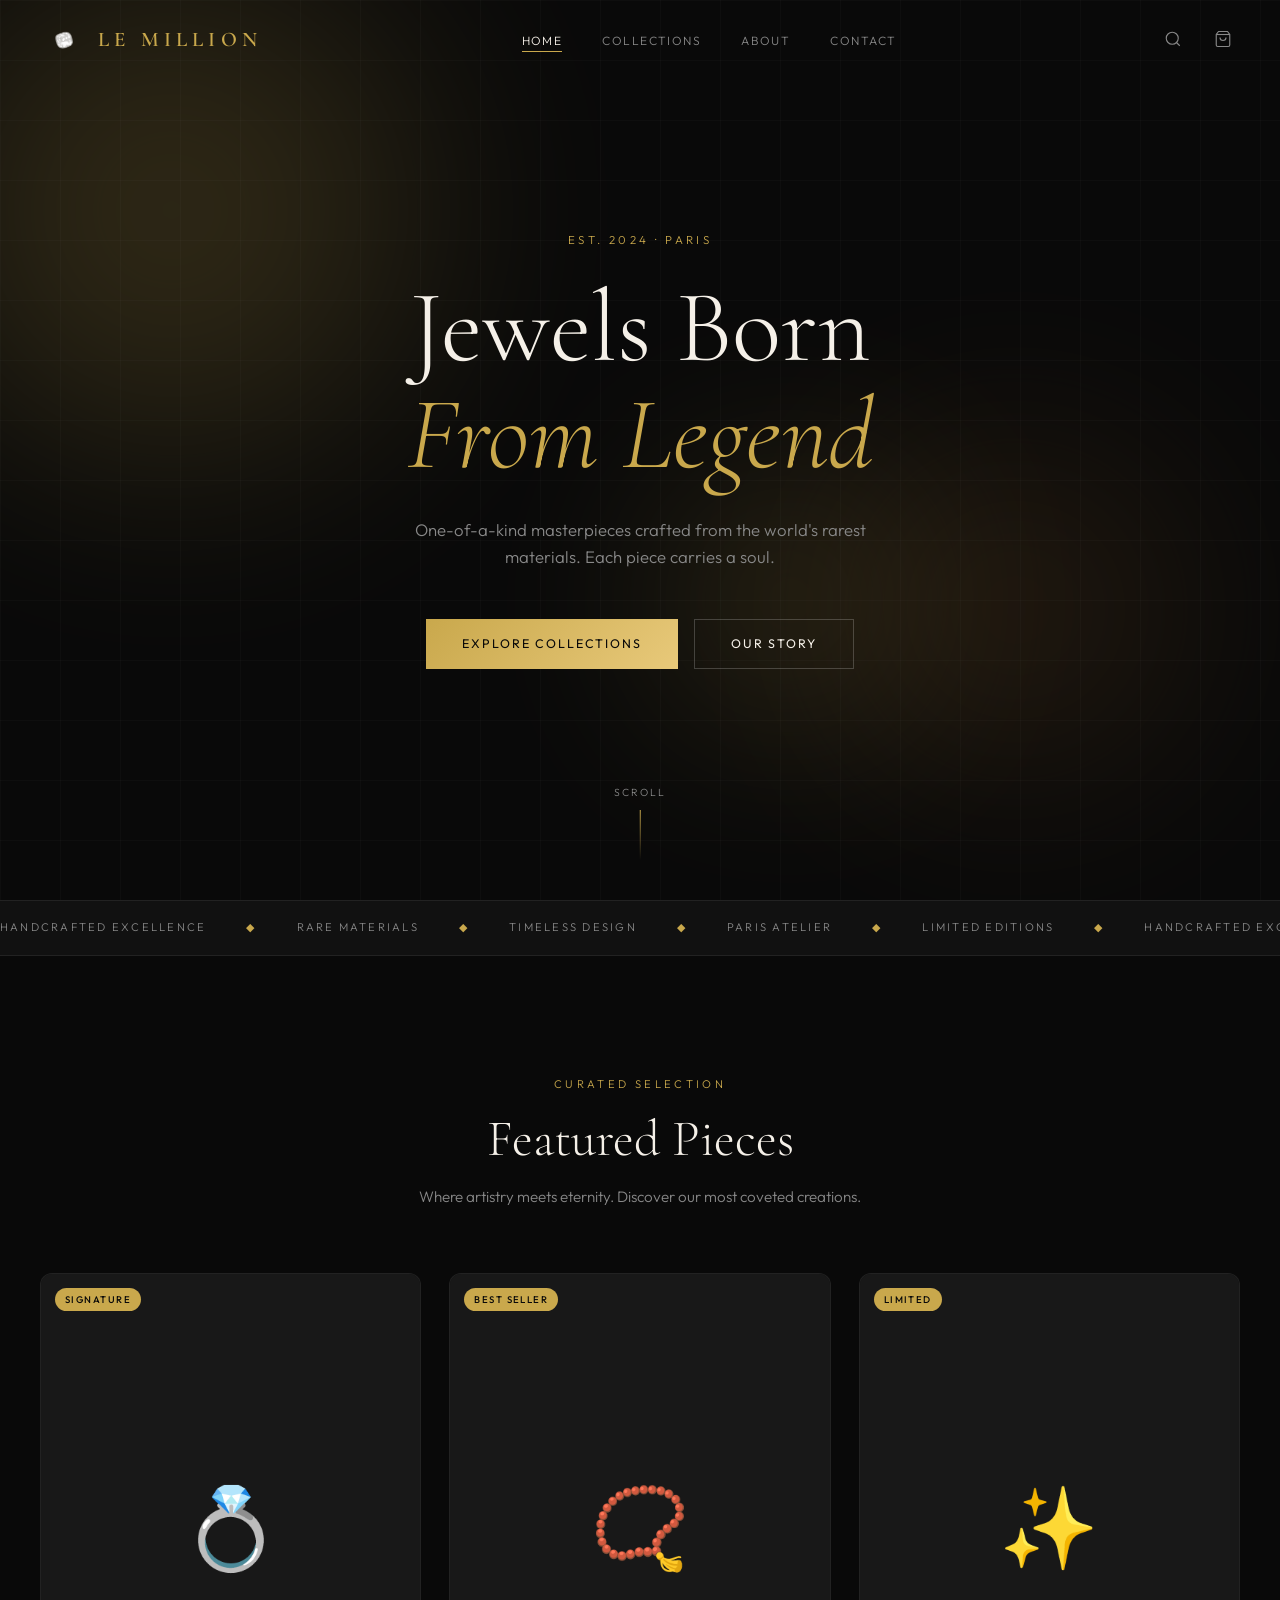
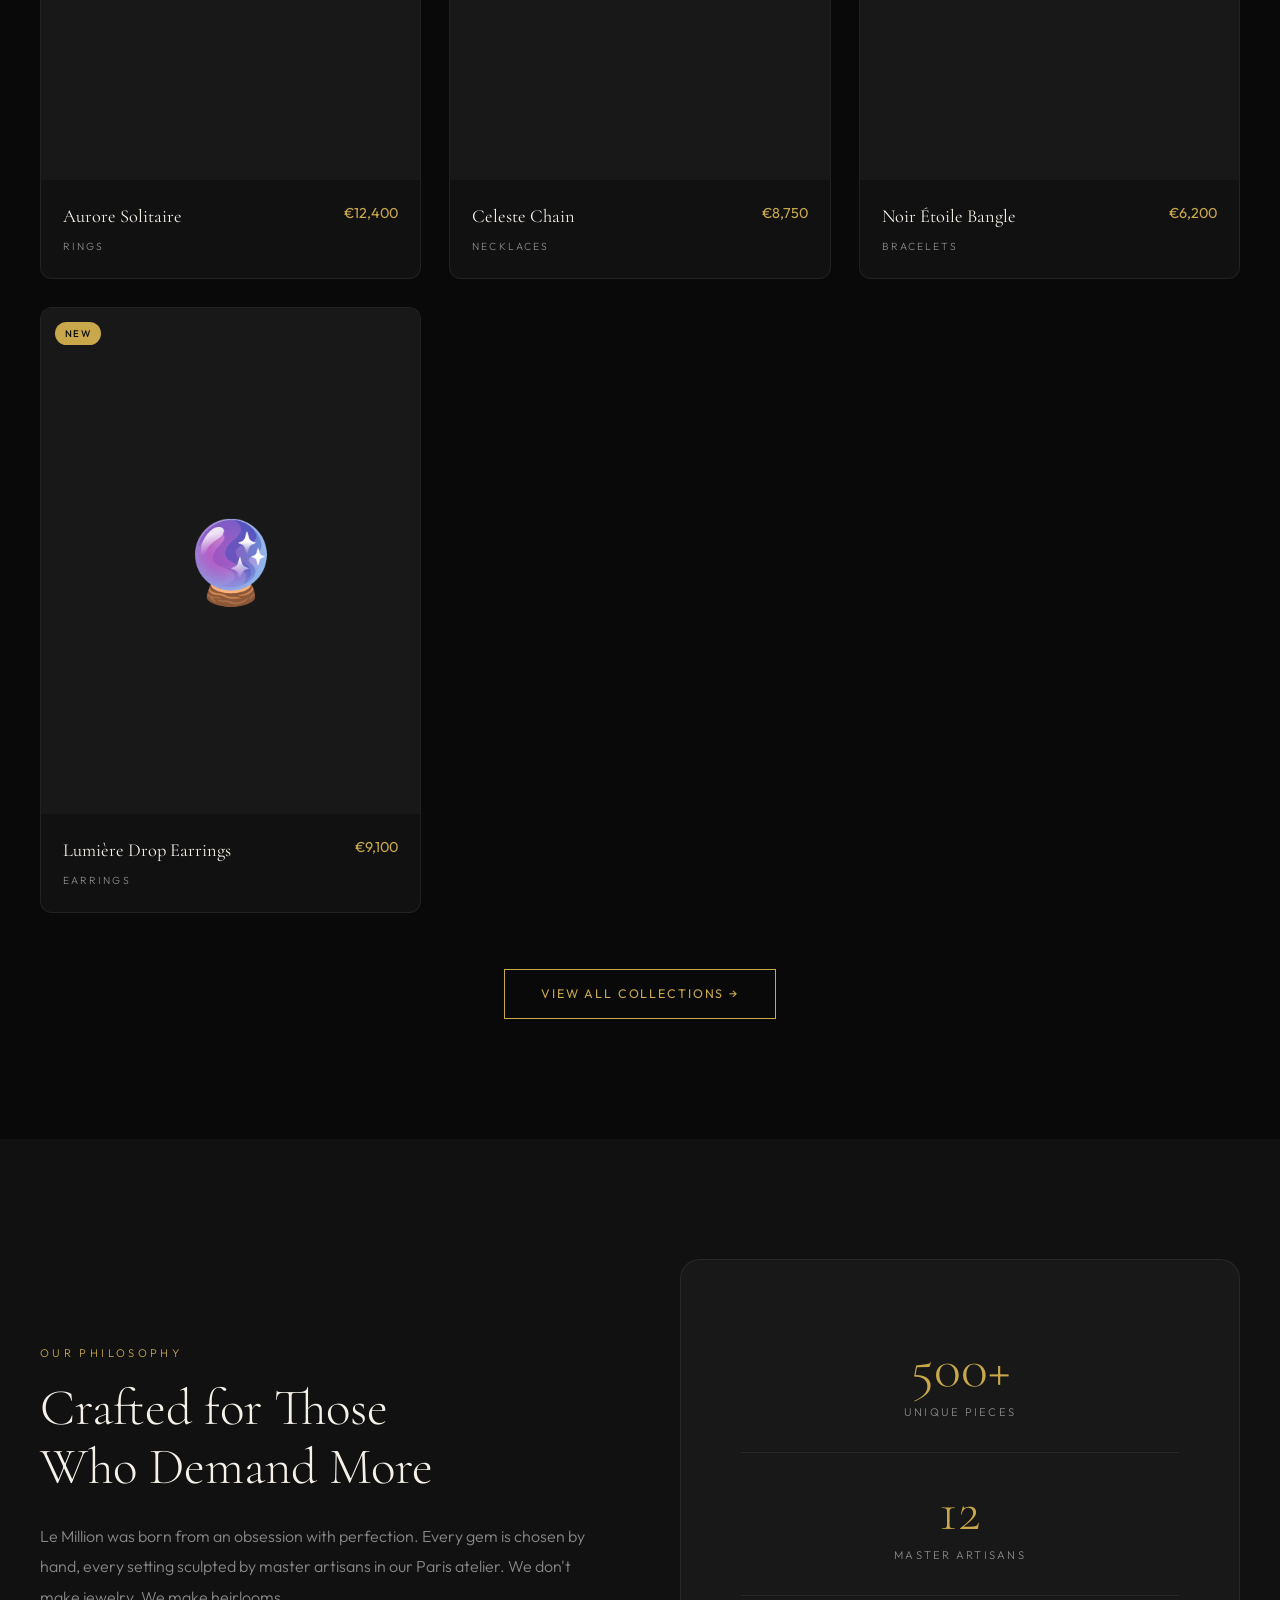
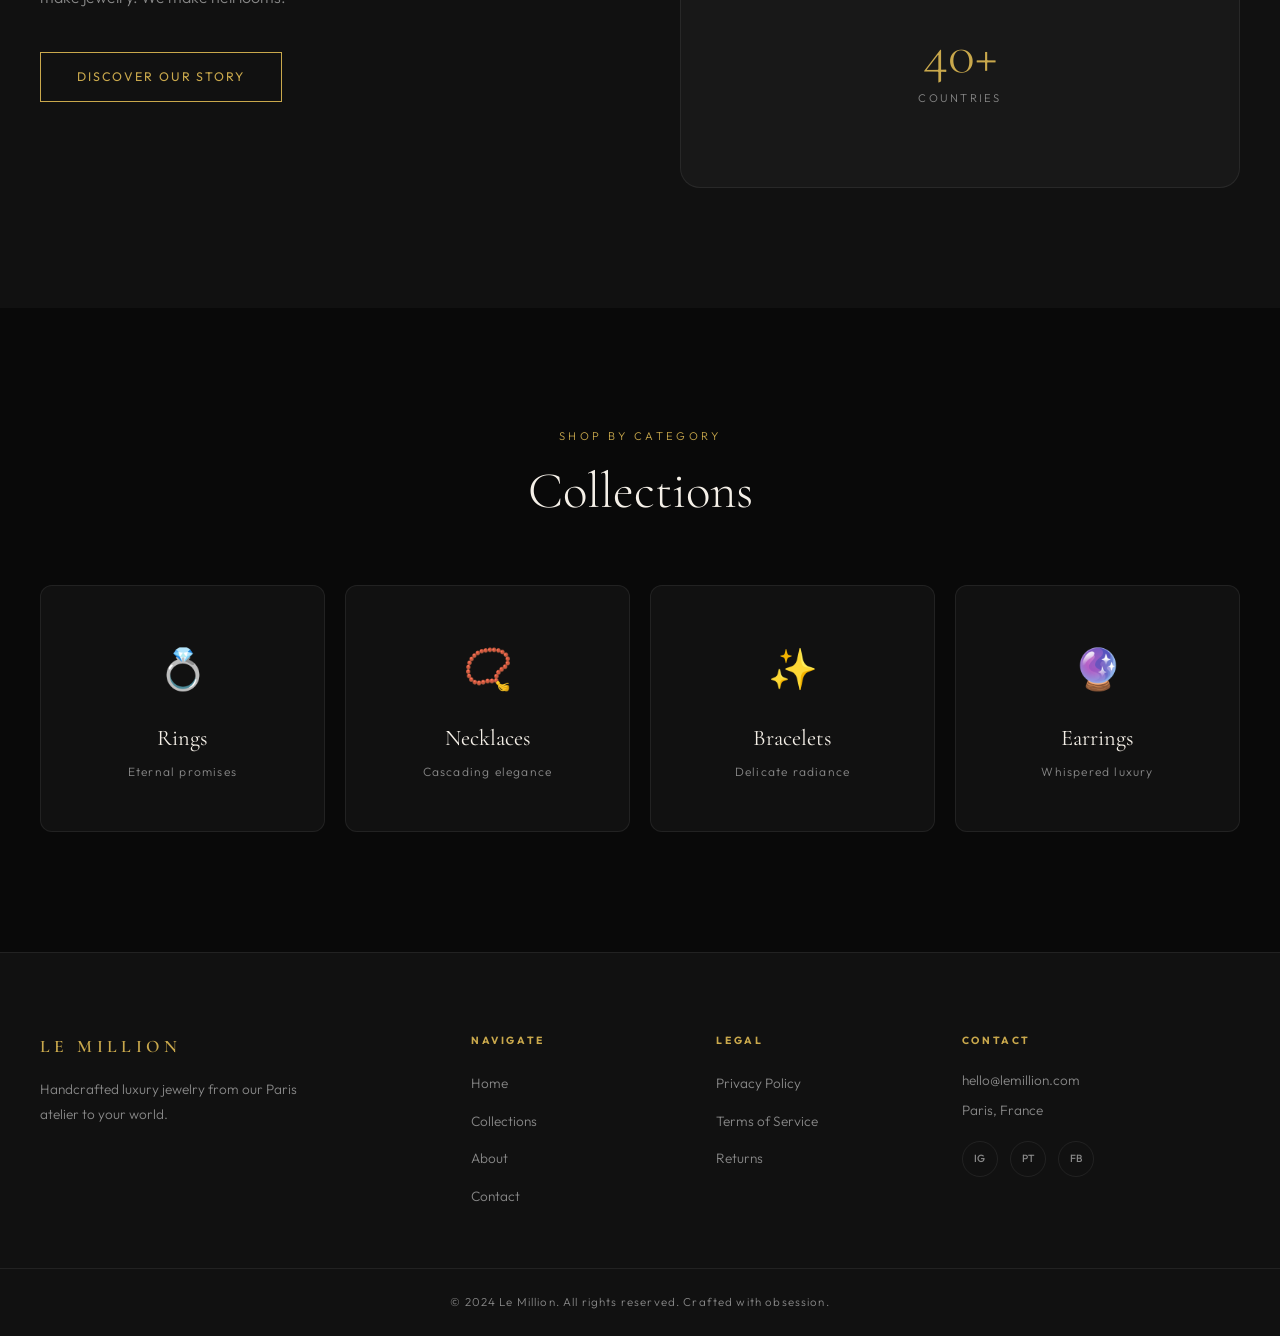
<file: Le million/index.html>
<!DOCTYPE html>
<html lang="en">
<head>
  <meta charset="UTF-8" />
  <meta name="viewport" content="width=device-width, initial-scale=1.0" />
  <title>Le Million — Luxury Jewelry</title>
  <meta name="description" content="Le Million — Ultra-premium, handcrafted luxury jewelry. Discover timeless pieces born from rare materials and extraordinary craftsmanship." />
  <link rel="preconnect" href="https://fonts.googleapis.com" />
  <link rel="preconnect" href="https://fonts.gstatic.com" crossorigin />
  <link href="https://fonts.googleapis.com/css2?family=Cormorant+Garamond:ital,wght@0,300;0,400;0,600;1,300;1,400&family=Outfit:wght@200;300;400;500&display=swap" rel="stylesheet" />
  <link rel="stylesheet" href="css/style.css" />
</head>
<body>

  <!-- NAV -->
  <nav class="navbar" id="navbar">
    <div class="nav-inner">
      <a href="index.html" class="nav-logo">
        <img src="logo.png" alt="Le Million" class="logo-img" />
        <span class="logo-text">LE MILLION</span>
      </a>
      <ul class="nav-links" id="navLinks">
        <li><a href="index.html" class="nav-link active">Home</a></li>
        <li><a href="collections.html" class="nav-link">Collections</a></li>
        <li><a href="about.html" class="nav-link">About</a></li>
        <li><a href="contact.html" class="nav-link">Contact</a></li>
      </ul>
      <div class="nav-actions">
        <button class="icon-btn" id="searchToggle" aria-label="Search">
          <svg width="18" height="18" viewBox="0 0 24 24" fill="none" stroke="currentColor" stroke-width="1.5"><circle cx="11" cy="11" r="8"/><path d="m21 21-4.35-4.35"/></svg>
        </button>
        <button class="icon-btn cart-btn" id="cartBtn" aria-label="Cart">
          <svg width="18" height="18" viewBox="0 0 24 24" fill="none" stroke="currentColor" stroke-width="1.5"><path d="M6 2 3 6v14a2 2 0 0 0 2 2h14a2 2 0 0 0 2-2V6l-3-4z"/><line x1="3" y1="6" x2="21" y2="6"/><path d="M16 10a4 4 0 0 1-8 0"/></svg>
          <span class="cart-count" id="cartCount">0</span>
        </button>
        <button class="hamburger" id="hamburger" aria-label="Menu">
          <span></span><span></span><span></span>
        </button>
      </div>
    </div>

    <!-- Search bar -->
    <div class="search-bar" id="searchBar">
      <input type="text" id="searchInput" placeholder="Search collections, pieces..." />
      <button class="search-close" id="searchClose">✕</button>
    </div>
  </nav>

  <!-- HERO -->
  <section class="hero" id="home">
    <div class="hero-bg">
      <div class="hero-orb orb-1"></div>
      <div class="hero-orb orb-2"></div>
      <div class="hero-orb orb-3"></div>
      <div class="hero-grid"></div>
    </div>
    <div class="hero-content">
      <p class="hero-eyebrow">Est. 2024 · Paris</p>
      <h1 class="hero-title">Jewels Born<br/><em>From Legend</em></h1>
      <p class="hero-subtitle">One-of-a-kind masterpieces crafted from the world's rarest materials. Each piece carries a soul.</p>
      <div class="hero-cta">
        <a href="collections.html" class="btn btn-primary" id="heroExploreBtn">Explore Collections</a>
        <a href="about.html" class="btn btn-ghost">Our Story</a>
      </div>
    </div>
    <div class="hero-scroll-hint">
      <span>Scroll</span>
      <div class="scroll-line"></div>
    </div>
  </section>

  <!-- MARQUEE -->
  <div class="marquee-wrap">
    <div class="marquee-track">
      <span>Handcrafted Excellence</span>
      <span class="dot">◆</span>
      <span>Rare Materials</span>
      <span class="dot">◆</span>
      <span>Timeless Design</span>
      <span class="dot">◆</span>
      <span>Paris Atelier</span>
      <span class="dot">◆</span>
      <span>Limited Editions</span>
      <span class="dot">◆</span>
      <span>Handcrafted Excellence</span>
      <span class="dot">◆</span>
      <span>Rare Materials</span>
      <span class="dot">◆</span>
      <span>Timeless Design</span>
      <span class="dot">◆</span>
      <span>Paris Atelier</span>
      <span class="dot">◆</span>
      <span>Limited Editions</span>
      <span class="dot">◆</span>
    </div>
  </div>

  <!-- FEATURED COLLECTIONS -->
  <section class="section featured" id="featured">
    <div class="container">
      <div class="section-header">
        <p class="section-label">Curated Selection</p>
        <h2 class="section-title">Featured Pieces</h2>
        <p class="section-desc">Where artistry meets eternity. Discover our most coveted creations.</p>
      </div>
      <div class="products-grid" id="featuredGrid"></div>
      <div class="section-cta">
        <a href="collections.html" class="btn btn-outline" id="viewAllBtn">View All Collections →</a>
      </div>
    </div>
  </section>

  <!-- ABOUT TEASER -->
  <section class="section about-teaser">
    <div class="container about-teaser-inner">
      <div class="about-teaser-text">
        <p class="section-label">Our Philosophy</p>
        <h2 class="section-title">Crafted for Those<br/>Who Demand More</h2>
        <p class="about-teaser-desc">Le Million was born from an obsession with perfection. Every gem is chosen by hand, every setting sculpted by master artisans in our Paris atelier. We don't make jewelry. We make heirlooms.</p>
        <a href="about.html" class="btn btn-outline">Discover Our Story</a>
      </div>
      <div class="about-teaser-visual">
        <div class="about-visual-card">
          <div class="visual-stat">
            <span class="stat-num">500+</span>
            <span class="stat-label">Unique Pieces</span>
          </div>
          <div class="visual-divider"></div>
          <div class="visual-stat">
            <span class="stat-num">12</span>
            <span class="stat-label">Master Artisans</span>
          </div>
          <div class="visual-divider"></div>
          <div class="visual-stat">
            <span class="stat-num">40+</span>
            <span class="stat-label">Countries</span>
          </div>
        </div>
      </div>
    </div>
  </section>

  <!-- CATEGORIES -->
  <section class="section categories">
    <div class="container">
      <div class="section-header">
        <p class="section-label">Shop by Category</p>
        <h2 class="section-title">Collections</h2>
      </div>
      <div class="cat-grid">
        <a href="collections.html?cat=rings" class="cat-card" id="catRings">
          <div class="cat-icon">💍</div>
          <h3>Rings</h3>
          <p>Eternal promises</p>
        </a>
        <a href="collections.html?cat=necklaces" class="cat-card" id="catNecklaces">
          <div class="cat-icon">📿</div>
          <h3>Necklaces</h3>
          <p>Cascading elegance</p>
        </a>
        <a href="collections.html?cat=bracelets" class="cat-card" id="catBracelets">
          <div class="cat-icon">✨</div>
          <h3>Bracelets</h3>
          <p>Delicate radiance</p>
        </a>
        <a href="collections.html?cat=earrings" class="cat-card" id="catEarrings">
          <div class="cat-icon">🔮</div>
          <h3>Earrings</h3>
          <p>Whispered luxury</p>
        </a>
      </div>
    </div>
  </section>

  <!-- MINI CART SIDEBAR -->
  <div class="cart-overlay" id="cartOverlay"></div>
  <aside class="cart-sidebar" id="cartSidebar">
    <div class="cart-header">
      <h3>Your Selection</h3>
      <button class="cart-close" id="cartClose">✕</button>
    </div>
    <div class="cart-items" id="cartItems">
      <div class="cart-empty">
        <p>Your cart is empty.</p>
        <a href="collections.html" class="btn btn-outline btn-sm">Browse Collections</a>
      </div>
    </div>
    <div class="cart-footer" id="cartFooter" style="display:none">
      <div class="cart-total">
        <span>Total</span>
        <span id="cartTotal">€0</span>
      </div>
      <a href="#" class="btn btn-primary cart-checkout">Proceed to Checkout</a>
    </div>
  </aside>

  <!-- PRODUCT MODAL -->
  <div class="modal-overlay" id="modalOverlay">
    <div class="product-modal" id="productModal">
      <button class="modal-close" id="modalClose">✕</button>
      <div class="modal-body" id="modalBody"></div>
    </div>
  </div>

  <!-- FOOTER -->
  <footer class="footer">
    <div class="container footer-inner">
      <div class="footer-brand">
        <span class="logo-text">LE MILLION</span>
        <p>Handcrafted luxury jewelry from our Paris atelier to your world.</p>
      </div>
      <div class="footer-links">
        <h4>Navigate</h4>
        <ul>
          <li><a href="index.html">Home</a></li>
          <li><a href="collections.html">Collections</a></li>
          <li><a href="about.html">About</a></li>
          <li><a href="contact.html">Contact</a></li>
        </ul>
      </div>
      <div class="footer-links">
        <h4>Legal</h4>
        <ul>
          <li><a href="#">Privacy Policy</a></li>
          <li><a href="#">Terms of Service</a></li>
          <li><a href="#">Returns</a></li>
        </ul>
      </div>
      <div class="footer-contact">
        <h4>Contact</h4>
        <p>hello@lemillion.com</p>
        <p>Paris, France</p>
        <div class="social-icons">
          <a href="#" aria-label="Instagram">IG</a>
          <a href="#" aria-label="Pinterest">PT</a>
          <a href="#" aria-label="Facebook">FB</a>
        </div>
      </div>
    </div>
    <div class="footer-bottom">
      <p>© 2024 Le Million. All rights reserved. Crafted with obsession.</p>
    </div>
  </footer>

  <script src="js/data.js"></script>
  <script src="js/cart.js"></script>
  <script src="js/main.js"></script>
</body>
</html>
</file>
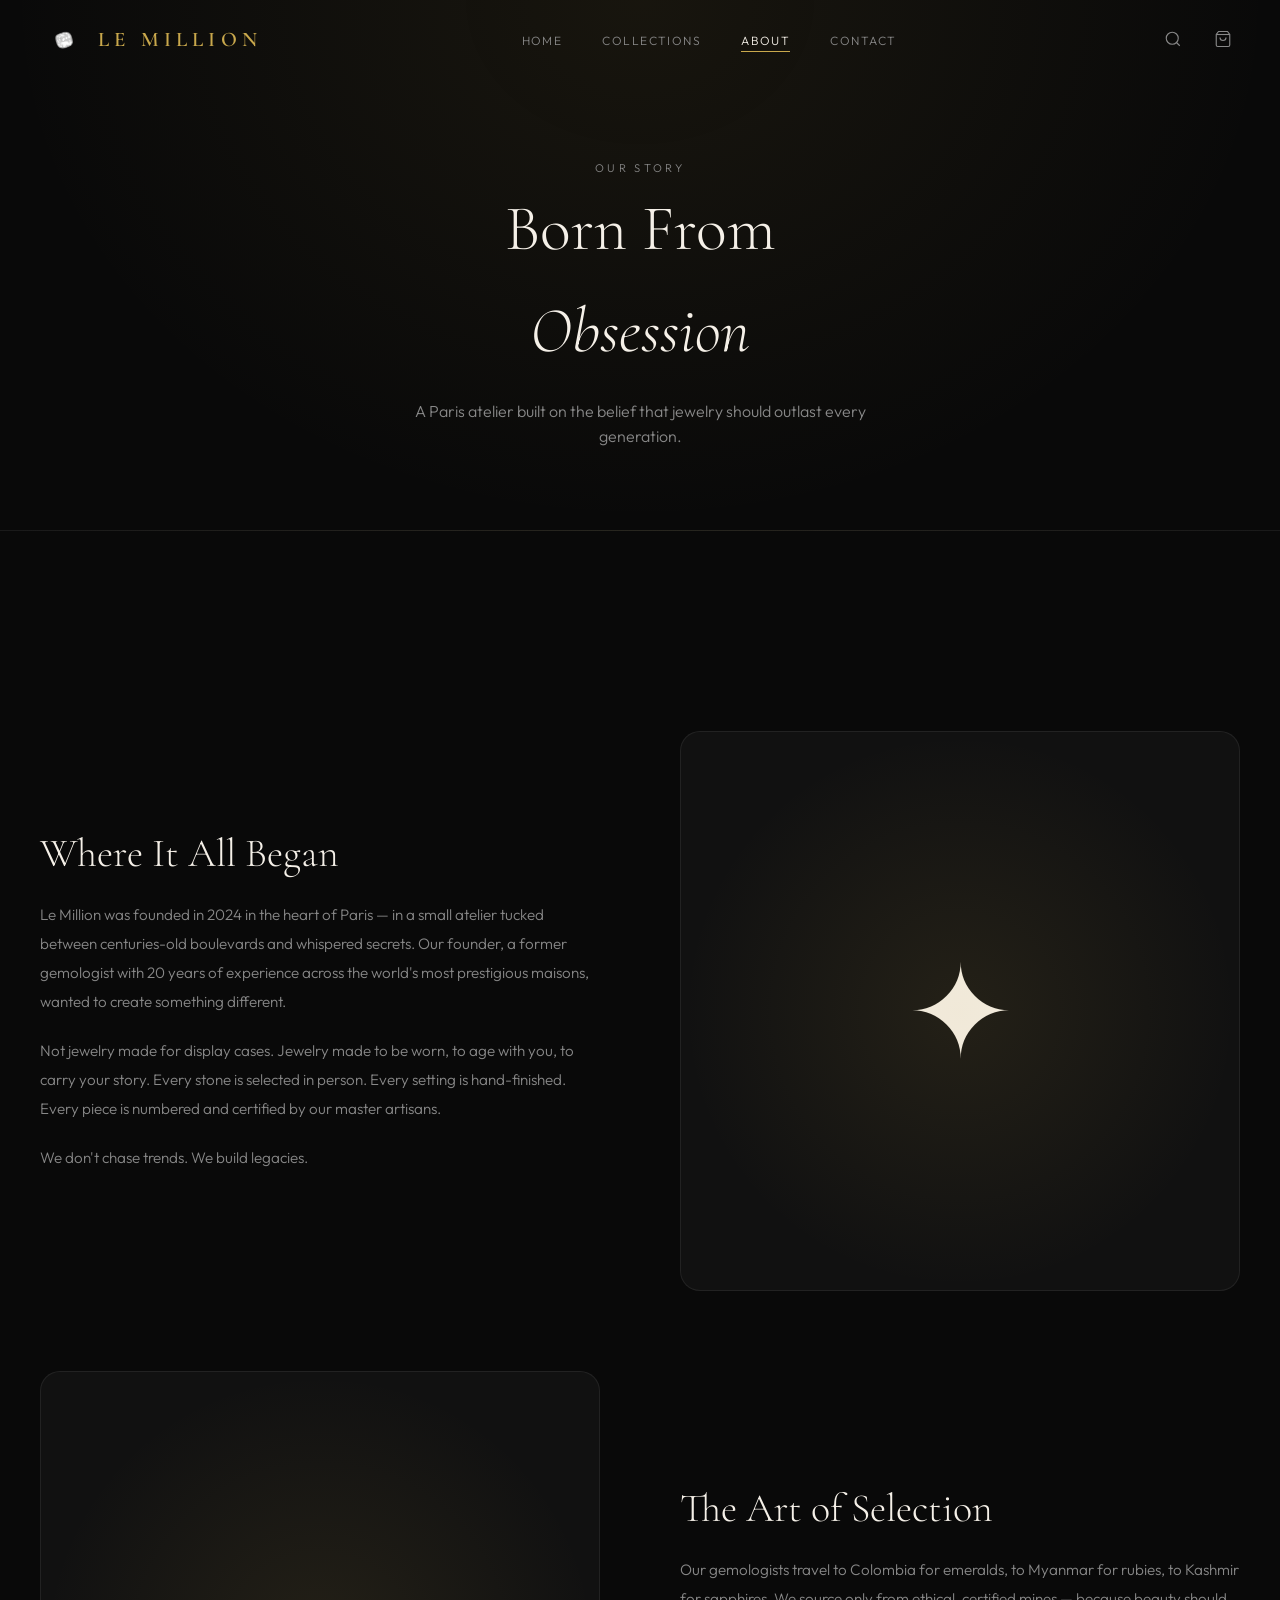
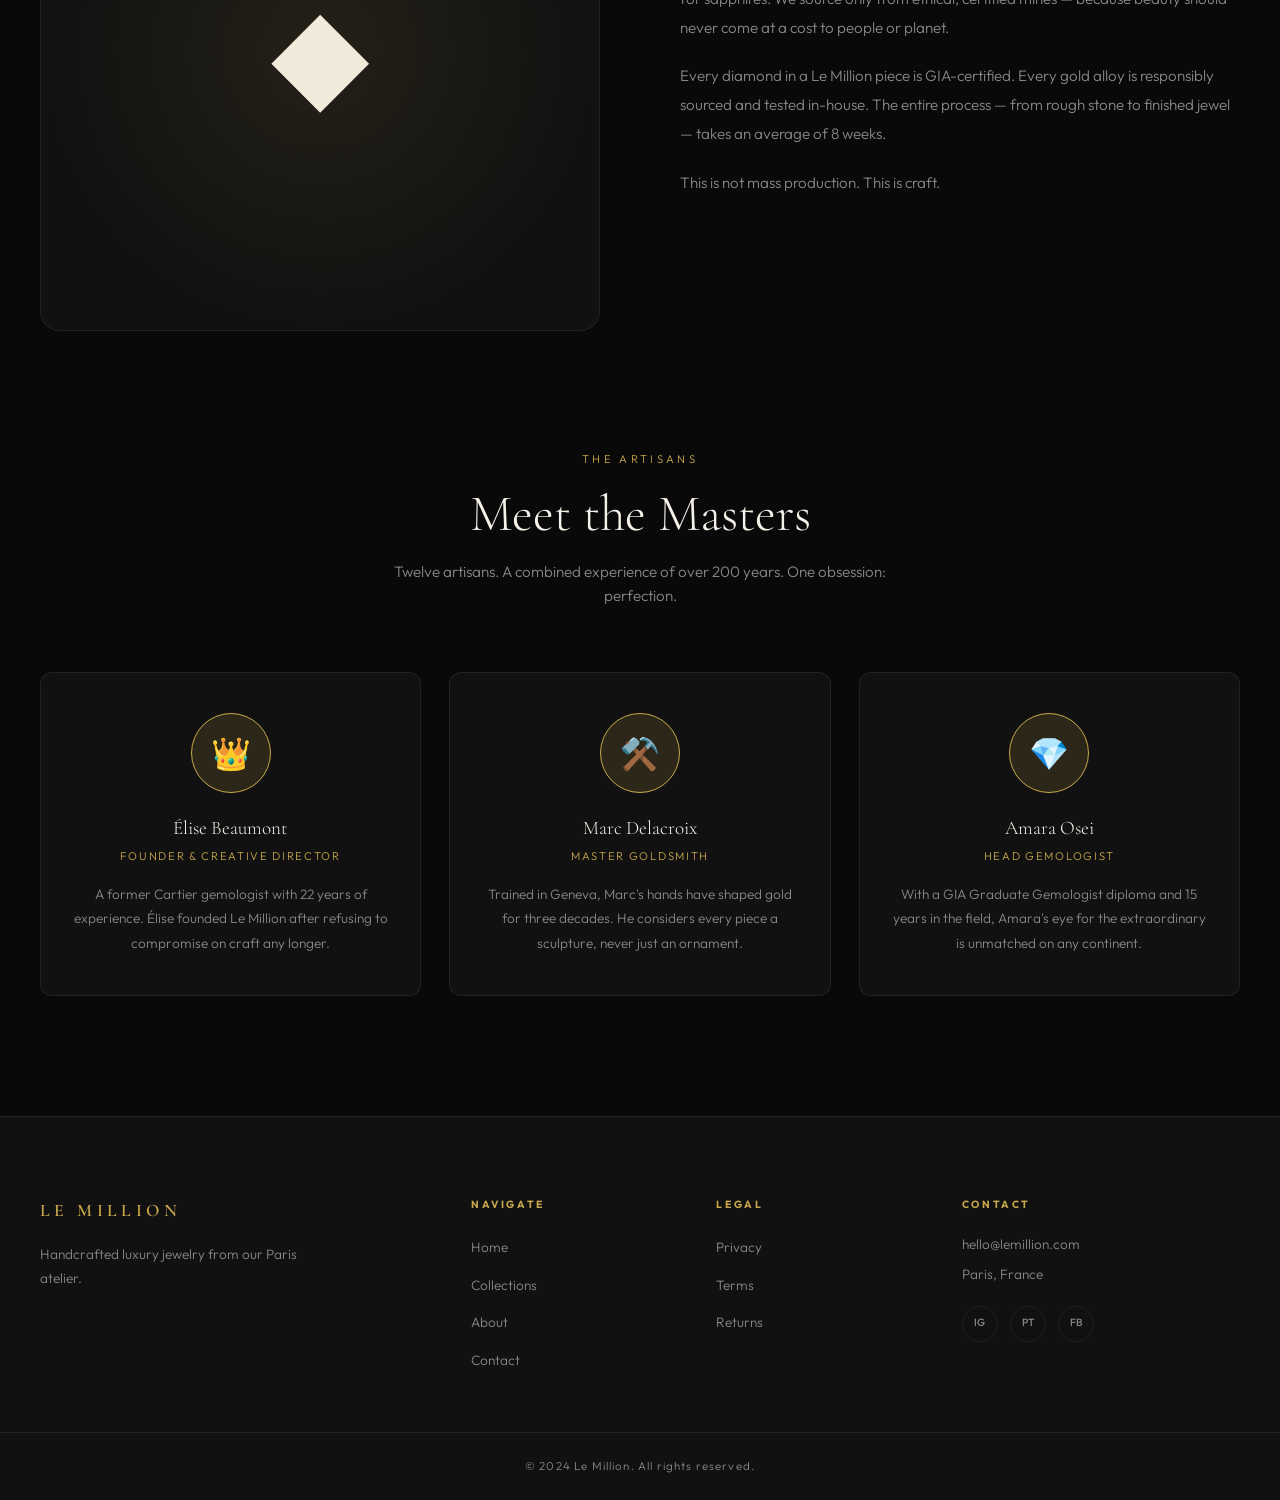
<file: Le million/about.html>
<!DOCTYPE html>
<html lang="en">
<head>
  <meta charset="UTF-8" />
  <meta name="viewport" content="width=device-width, initial-scale=1.0" />
  <title>About — Le Million Luxury Jewelry</title>
  <meta name="description" content="The story of Le Million — a Paris atelier born from obsession with perfection and rare beauty." />
  <link rel="preconnect" href="https://fonts.googleapis.com" />
  <link rel="preconnect" href="https://fonts.gstatic.com" crossorigin />
  <link href="https://fonts.googleapis.com/css2?family=Cormorant+Garamond:ital,wght@0,300;0,400;0,600;1,300;1,400&family=Outfit:wght@200;300;400;500&display=swap" rel="stylesheet" />
  <link rel="stylesheet" href="css/style.css" />
</head>
<body>
  <nav class="navbar scrolled" id="navbar">
    <div class="nav-inner">
      <a href="index.html" class="nav-logo">
        <img src="logo.png" alt="Le Million" class="logo-img" />
        <span class="logo-text">LE MILLION</span>
      </a>
      <ul class="nav-links" id="navLinks">
        <li><a href="index.html" class="nav-link">Home</a></li>
        <li><a href="collections.html" class="nav-link">Collections</a></li>
        <li><a href="about.html" class="nav-link active">About</a></li>
        <li><a href="contact.html" class="nav-link">Contact</a></li>
      </ul>
      <div class="nav-actions">
        <button class="icon-btn" id="searchToggle">
          <svg width="18" height="18" viewBox="0 0 24 24" fill="none" stroke="currentColor" stroke-width="1.5"><circle cx="11" cy="11" r="8"/><path d="m21 21-4.35-4.35"/></svg>
        </button>
        <button class="icon-btn cart-btn" id="cartBtn">
          <svg width="18" height="18" viewBox="0 0 24 24" fill="none" stroke="currentColor" stroke-width="1.5"><path d="M6 2 3 6v14a2 2 0 0 0 2 2h14a2 2 0 0 0 2-2V6l-3-4z"/><line x1="3" y1="6" x2="21" y2="6"/><path d="M16 10a4 4 0 0 1-8 0"/></svg>
          <span class="cart-count" id="cartCount">0</span>
        </button>
        <button class="hamburger" id="hamburger"><span></span><span></span><span></span></button>
      </div>
    </div>
    <div class="search-bar" id="searchBar">
      <input type="text" id="searchInput" placeholder="Search pieces..." />
      <button class="search-close" id="searchClose">✕</button>
    </div>
  </nav>

  <div class="page-hero">
    <div class="container">
      <p class="section-label">Our Story</p>
      <h1>Born From<br/><em>Obsession</em></h1>
      <p>A Paris atelier built on the belief that jewelry should outlast every generation.</p>
    </div>
  </div>

  <section class="section">
    <div class="container">
      <div class="about-story">
        <div class="about-story-text">
          <h2>Where It All Began</h2>
          <p>Le Million was founded in 2024 in the heart of Paris — in a small atelier tucked between centuries-old boulevards and whispered secrets. Our founder, a former gemologist with 20 years of experience across the world's most prestigious maisons, wanted to create something different.</p>
          <p>Not jewelry made for display cases. Jewelry made to be worn, to age with you, to carry your story. Every stone is selected in person. Every setting is hand-finished. Every piece is numbered and certified by our master artisans.</p>
          <p>We don't chase trends. We build legacies.</p>
        </div>
        <div class="about-story-visual">✦</div>
      </div>

      <div class="about-story" style="padding-top: 0;">
        <div class="about-story-visual">◆</div>
        <div class="about-story-text">
          <h2>The Art of Selection</h2>
          <p>Our gemologists travel to Colombia for emeralds, to Myanmar for rubies, to Kashmir for sapphires. We source only from ethical, certified mines — because beauty should never come at a cost to people or planet.</p>
          <p>Every diamond in a Le Million piece is GIA-certified. Every gold alloy is responsibly sourced and tested in-house. The entire process — from rough stone to finished jewel — takes an average of 8 weeks.</p>
          <p>This is not mass production. This is craft.</p>
        </div>
      </div>

      <!-- Team -->
      <div class="section-header" style="margin-top: 40px;">
        <p class="section-label">The Artisans</p>
        <h2 class="section-title">Meet the Masters</h2>
        <p class="section-desc">Twelve artisans. A combined experience of over 200 years. One obsession: perfection.</p>
      </div>
      <div class="team-grid">
        <div class="team-card">
          <div class="team-avatar">👑</div>
          <div class="team-name">Élise Beaumont</div>
          <div class="team-role">Founder & Creative Director</div>
          <div class="team-bio">A former Cartier gemologist with 22 years of experience. Élise founded Le Million after refusing to compromise on craft any longer.</div>
        </div>
        <div class="team-card">
          <div class="team-avatar">⚒️</div>
          <div class="team-name">Marc Delacroix</div>
          <div class="team-role">Master Goldsmith</div>
          <div class="team-bio">Trained in Geneva, Marc's hands have shaped gold for three decades. He considers every piece a sculpture, never just an ornament.</div>
        </div>
        <div class="team-card">
          <div class="team-avatar">💎</div>
          <div class="team-name">Amara Osei</div>
          <div class="team-role">Head Gemologist</div>
          <div class="team-bio">With a GIA Graduate Gemologist diploma and 15 years in the field, Amara's eye for the extraordinary is unmatched on any continent.</div>
        </div>
      </div>
    </div>
  </section>

  <div class="cart-overlay" id="cartOverlay"></div>
  <aside class="cart-sidebar" id="cartSidebar">
    <div class="cart-header"><h3>Your Selection</h3><button class="cart-close" id="cartClose">✕</button></div>
    <div class="cart-items" id="cartItems"><div class="cart-empty"><p>Your cart is empty.</p></div></div>
    <div class="cart-footer" id="cartFooter" style="display:none">
      <div class="cart-total"><span>Total</span><span id="cartTotal">€0</span></div>
      <a href="#" class="btn btn-primary cart-checkout">Proceed to Checkout</a>
    </div>
  </aside>

  <footer class="footer">
    <div class="container footer-inner">
      <div class="footer-brand"><span class="logo-text">LE MILLION</span><p>Handcrafted luxury jewelry from our Paris atelier.</p></div>
      <div class="footer-links"><h4>Navigate</h4><ul><li><a href="index.html">Home</a></li><li><a href="collections.html">Collections</a></li><li><a href="about.html">About</a></li><li><a href="contact.html">Contact</a></li></ul></div>
      <div class="footer-links"><h4>Legal</h4><ul><li><a href="#">Privacy</a></li><li><a href="#">Terms</a></li><li><a href="#">Returns</a></li></ul></div>
      <div class="footer-contact"><h4>Contact</h4><p>hello@lemillion.com</p><p>Paris, France</p><div class="social-icons"><a href="#">IG</a><a href="#">PT</a><a href="#">FB</a></div></div>
    </div>
    <div class="footer-bottom"><p>© 2024 Le Million. All rights reserved.</p></div>
  </footer>

  <script src="js/data.js"></script>
  <script src="js/cart.js"></script>
  <script src="js/main.js"></script>
</body>
</html>
</file>
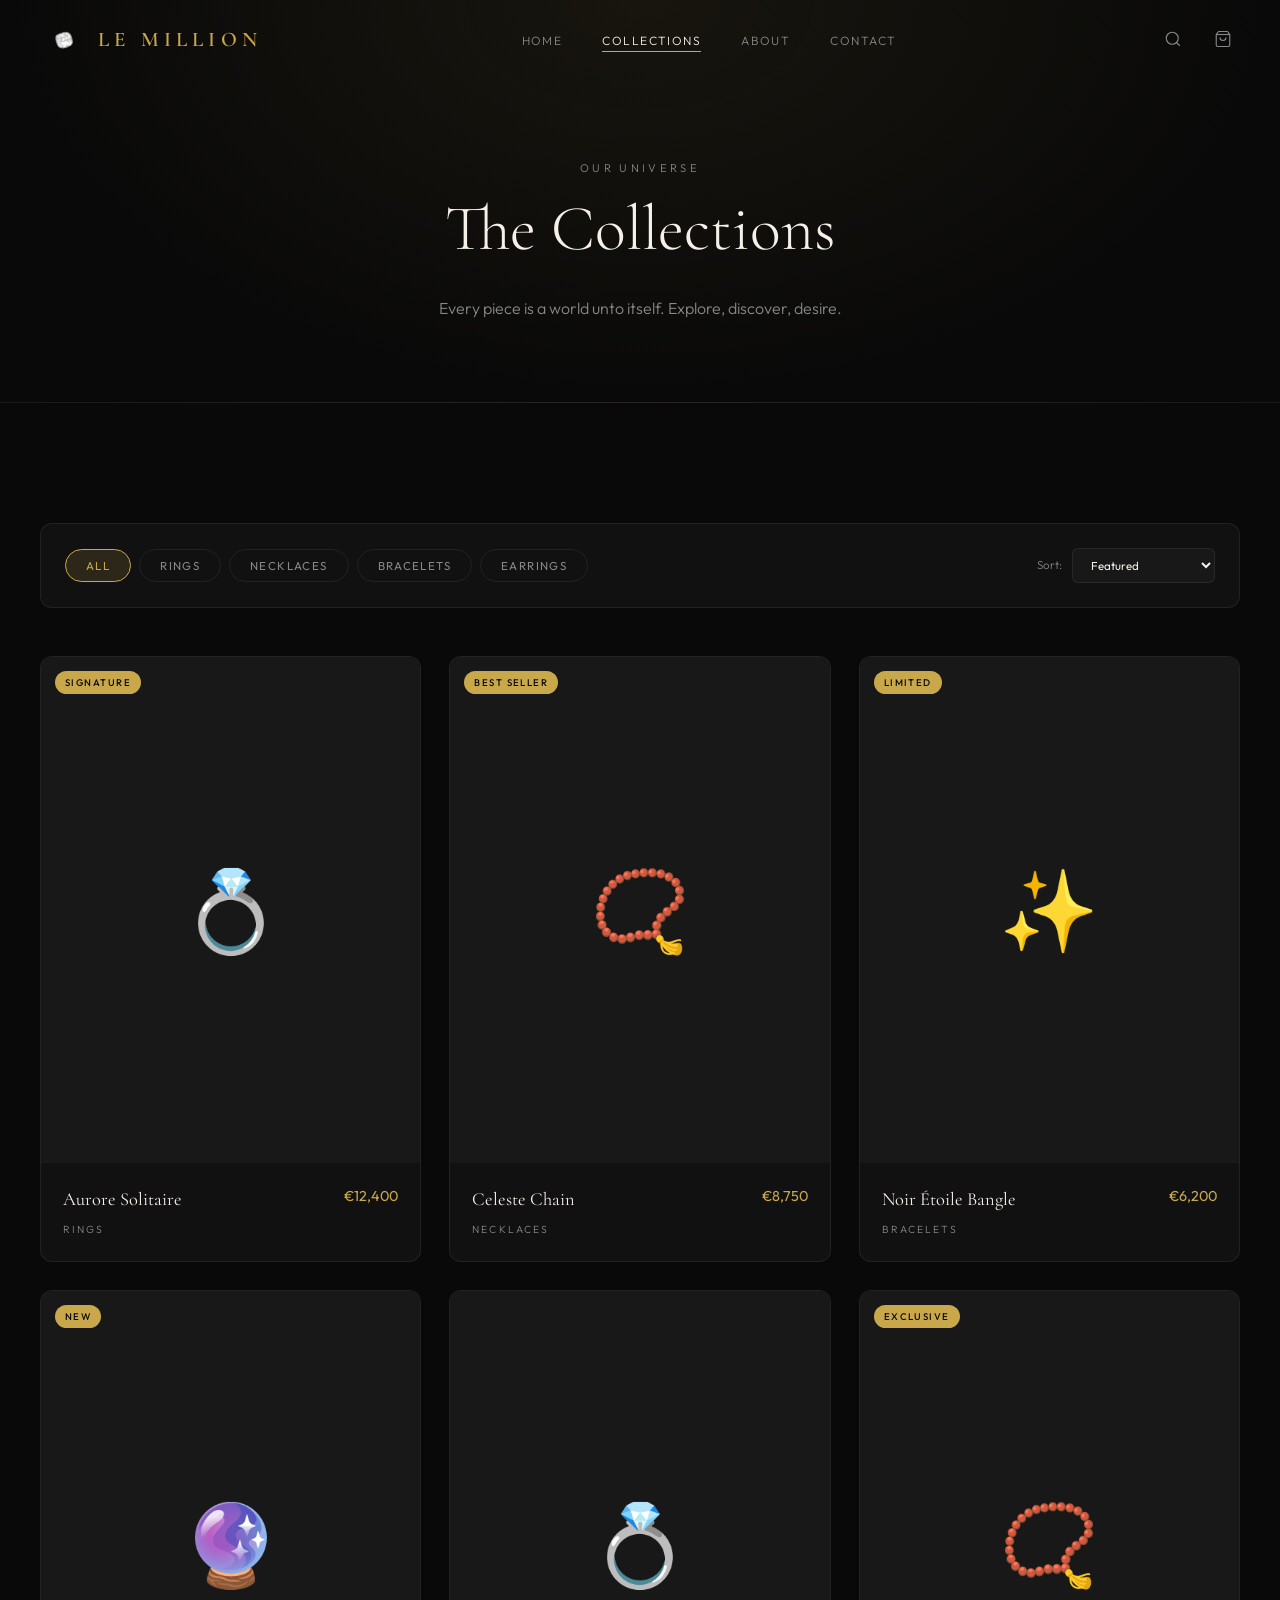
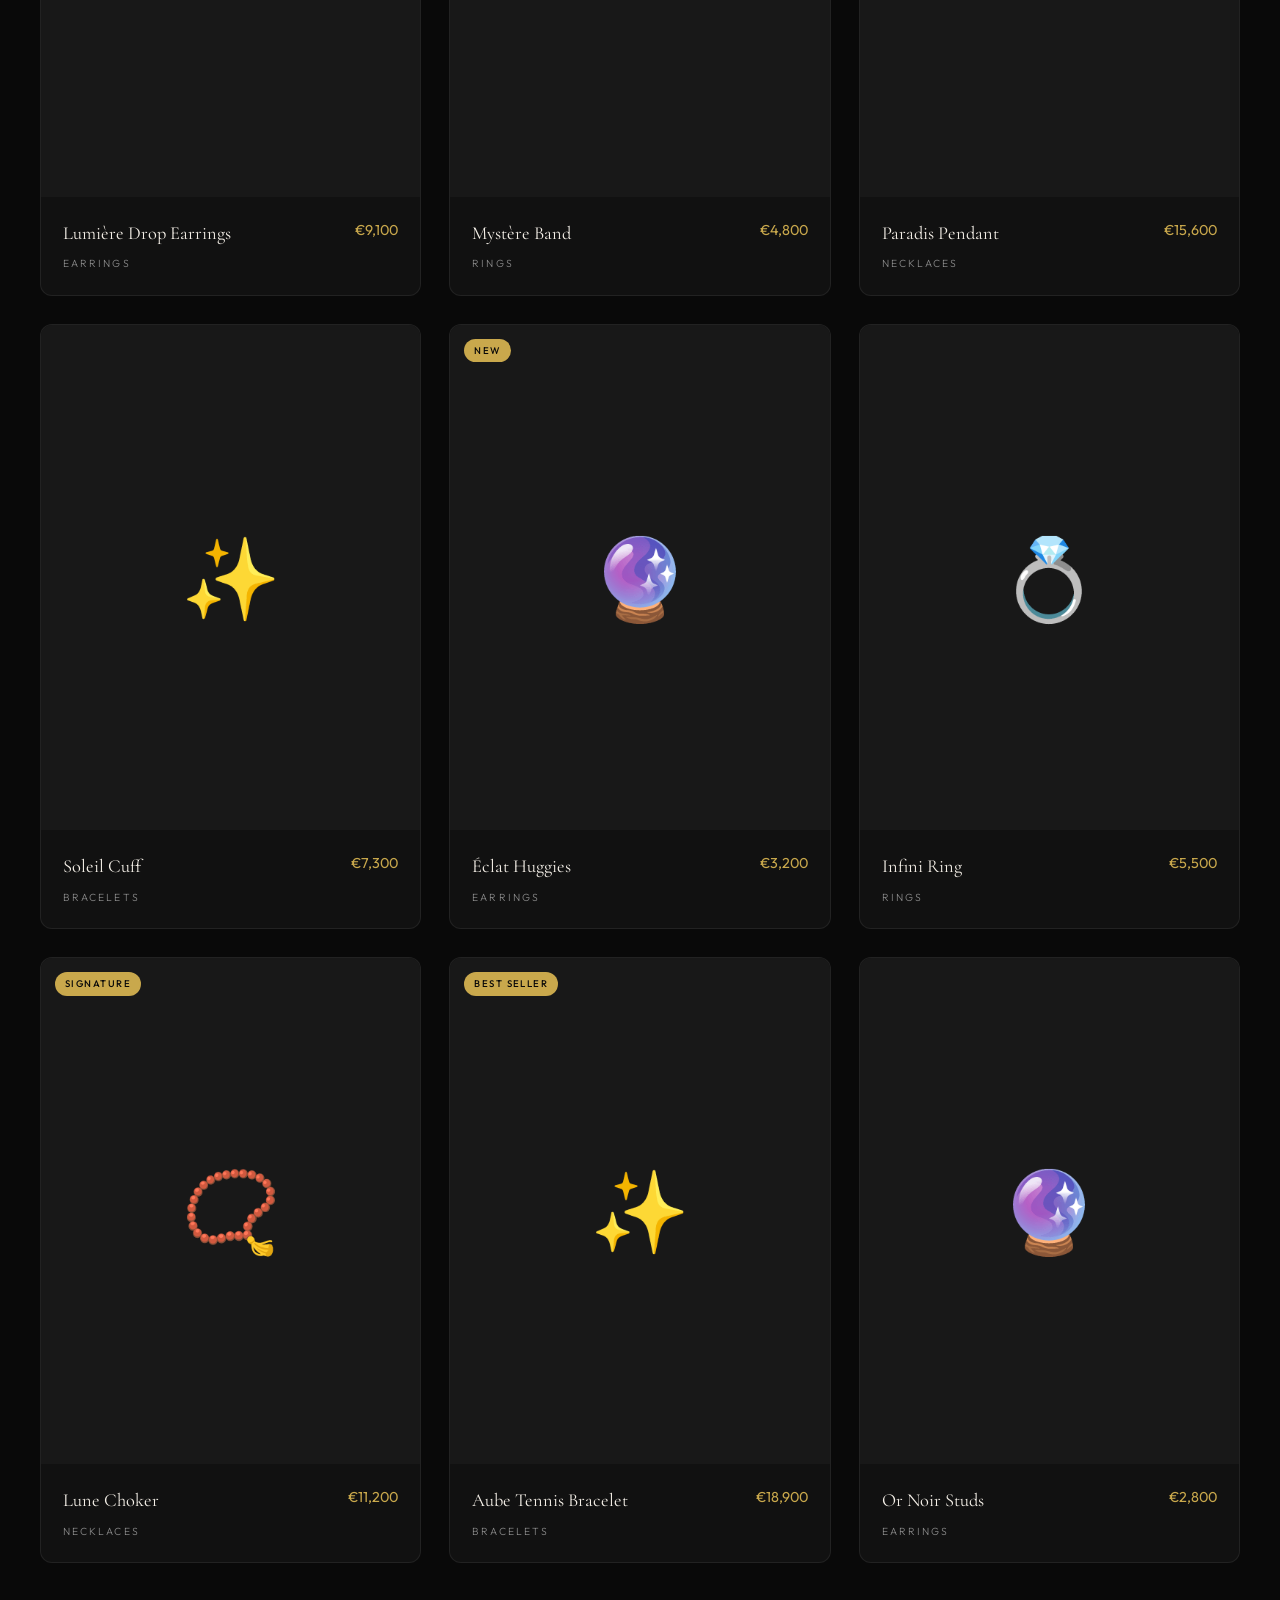
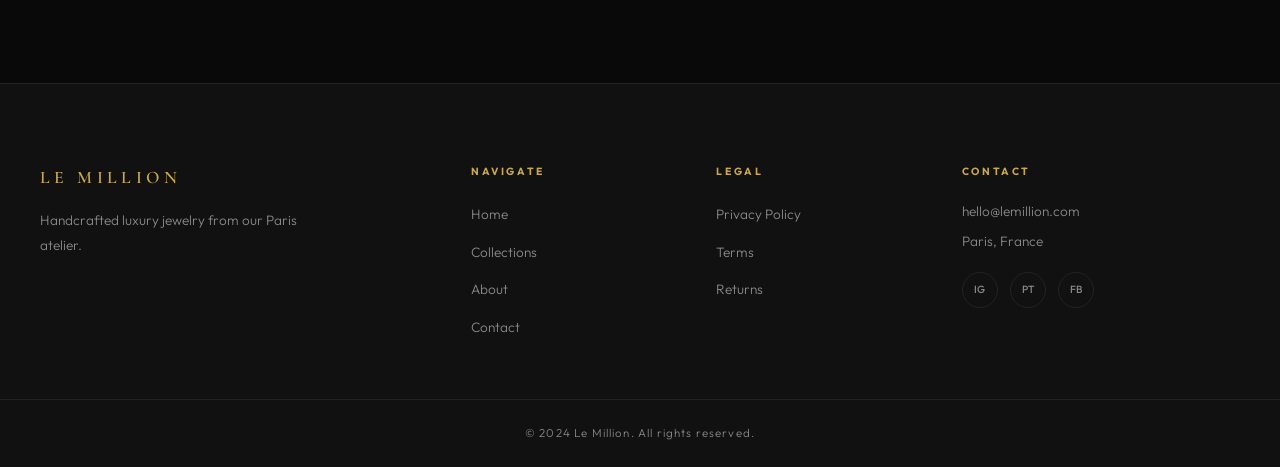
<file: Le million/collections.html>
<!DOCTYPE html>
<html lang="en">
<head>
  <meta charset="UTF-8" />
  <meta name="viewport" content="width=device-width, initial-scale=1.0" />
  <title>Collections — Le Million Luxury Jewelry</title>
  <meta name="description" content="Explore Le Million's full collection of handcrafted luxury rings, necklaces, bracelets and earrings." />
  <link rel="preconnect" href="https://fonts.googleapis.com" />
  <link rel="preconnect" href="https://fonts.gstatic.com" crossorigin />
  <link href="https://fonts.googleapis.com/css2?family=Cormorant+Garamond:ital,wght@0,300;0,400;0,600;1,300;1,400&family=Outfit:wght@200;300;400;500&display=swap" rel="stylesheet" />
  <link rel="stylesheet" href="css/style.css" />
</head>
<body>
  <nav class="navbar scrolled" id="navbar">
    <div class="nav-inner">
      <a href="index.html" class="nav-logo">
        <img src="logo.png" alt="Le Million" class="logo-img" />
        <span class="logo-text">LE MILLION</span>
      </a>
      <ul class="nav-links" id="navLinks">
        <li><a href="index.html" class="nav-link">Home</a></li>
        <li><a href="collections.html" class="nav-link active">Collections</a></li>
        <li><a href="about.html" class="nav-link">About</a></li>
        <li><a href="contact.html" class="nav-link">Contact</a></li>
      </ul>
      <div class="nav-actions">
        <button class="icon-btn" id="searchToggle" aria-label="Search">
          <svg width="18" height="18" viewBox="0 0 24 24" fill="none" stroke="currentColor" stroke-width="1.5"><circle cx="11" cy="11" r="8"/><path d="m21 21-4.35-4.35"/></svg>
        </button>
        <button class="icon-btn cart-btn" id="cartBtn" aria-label="Cart">
          <svg width="18" height="18" viewBox="0 0 24 24" fill="none" stroke="currentColor" stroke-width="1.5"><path d="M6 2 3 6v14a2 2 0 0 0 2 2h14a2 2 0 0 0 2-2V6l-3-4z"/><line x1="3" y1="6" x2="21" y2="6"/><path d="M16 10a4 4 0 0 1-8 0"/></svg>
          <span class="cart-count" id="cartCount">0</span>
        </button>
        <button class="hamburger" id="hamburger"><span></span><span></span><span></span></button>
      </div>
    </div>
    <div class="search-bar" id="searchBar">
      <input type="text" id="searchInput" placeholder="Search pieces..." />
      <button class="search-close" id="searchClose">✕</button>
    </div>
  </nav>

  <div class="page-hero">
    <div class="container">
      <p class="section-label">Our Universe</p>
      <h1>The Collections</h1>
      <p>Every piece is a world unto itself. Explore, discover, desire.</p>
    </div>
  </div>

  <section class="section">
    <div class="container">
      <div class="filter-bar">
        <div class="filter-tabs" id="filterTabs">
          <button class="filter-tab active" data-cat="all">All</button>
          <button class="filter-tab" data-cat="rings">Rings</button>
          <button class="filter-tab" data-cat="necklaces">Necklaces</button>
          <button class="filter-tab" data-cat="bracelets">Bracelets</button>
          <button class="filter-tab" data-cat="earrings">Earrings</button>
        </div>
        <div class="filter-sort">
          <label>Sort:</label>
          <select id="sortSelect">
            <option value="default">Featured</option>
            <option value="price-asc">Price: Low to High</option>
            <option value="price-desc">Price: High to Low</option>
            <option value="name">Name A–Z</option>
          </select>
        </div>
      </div>
      <div class="products-grid" id="collectionsGrid"></div>
    </div>
  </section>

  <div class="cart-overlay" id="cartOverlay"></div>
  <aside class="cart-sidebar" id="cartSidebar">
    <div class="cart-header">
      <h3>Your Selection</h3>
      <button class="cart-close" id="cartClose">✕</button>
    </div>
    <div class="cart-items" id="cartItems">
      <div class="cart-empty"><p>Your cart is empty.</p></div>
    </div>
    <div class="cart-footer" id="cartFooter" style="display:none">
      <div class="cart-total"><span>Total</span><span id="cartTotal">€0</span></div>
      <a href="#" class="btn btn-primary cart-checkout">Proceed to Checkout</a>
    </div>
  </aside>

  <div class="modal-overlay" id="modalOverlay">
    <div class="product-modal" id="productModal">
      <button class="modal-close" id="modalClose">✕</button>
      <div class="modal-body" id="modalBody"></div>
    </div>
  </div>

  <footer class="footer">
    <div class="container footer-inner">
      <div class="footer-brand"><span class="logo-text">LE MILLION</span><p>Handcrafted luxury jewelry from our Paris atelier.</p></div>
      <div class="footer-links"><h4>Navigate</h4><ul><li><a href="index.html">Home</a></li><li><a href="collections.html">Collections</a></li><li><a href="about.html">About</a></li><li><a href="contact.html">Contact</a></li></ul></div>
      <div class="footer-links"><h4>Legal</h4><ul><li><a href="#">Privacy Policy</a></li><li><a href="#">Terms</a></li><li><a href="#">Returns</a></li></ul></div>
      <div class="footer-contact"><h4>Contact</h4><p>hello@lemillion.com</p><p>Paris, France</p><div class="social-icons"><a href="#">IG</a><a href="#">PT</a><a href="#">FB</a></div></div>
    </div>
    <div class="footer-bottom"><p>© 2024 Le Million. All rights reserved.</p></div>
  </footer>

  <script src="js/data.js"></script>
  <script src="js/cart.js"></script>
  <script src="js/main.js"></script>
  <script>
    let currentCat = 'all';
    let currentSort = 'default';

    // Read URL params
    const params = new URLSearchParams(window.location.search);
    if (params.get('cat')) currentCat = params.get('cat');
    if (params.get('search')) document.getElementById('searchInput').value = params.get('search');

    function getFiltered() {
      let list = [...products];
      const searchVal = document.getElementById('searchInput').value.toLowerCase().trim();
      if (currentCat !== 'all') list = list.filter(p => p.category === currentCat);
      if (searchVal) list = list.filter(p => p.name.toLowerCase().includes(searchVal) || p.category.toLowerCase().includes(searchVal));
      if (currentSort === 'price-asc') list.sort((a,b) => a.priceNum - b.priceNum);
      else if (currentSort === 'price-desc') list.sort((a,b) => b.priceNum - a.priceNum);
      else if (currentSort === 'name') list.sort((a,b) => a.name.localeCompare(b.name));
      return list;
    }

    function renderGrid() {
      const grid = document.getElementById('collectionsGrid');
      const filtered = getFiltered();
      if (filtered.length === 0) {
        grid.innerHTML = '<div style="text-align:center;padding:80px;color:var(--muted);grid-column:1/-1"><p style="font-size:1.1rem">No pieces found.</p></div>';
      } else {
        grid.innerHTML = filtered.map(renderCard).join('');
      }
      // re-observe
      document.querySelectorAll('.product-card').forEach(el => {
        el.style.opacity = '0'; el.style.transform = 'translateY(30px)';
        el.style.transition = 'opacity 0.6s ease, transform 0.6s ease';
        observer.observe(el);
      });
    }

    // Filter tabs
    document.querySelectorAll('.filter-tab').forEach(tab => {
      if (tab.dataset.cat === currentCat) { tab.classList.add('active'); }
      else tab.classList.remove('active');
      tab.addEventListener('click', () => {
        currentCat = tab.dataset.cat;
        document.querySelectorAll('.filter-tab').forEach(t => t.classList.remove('active'));
        tab.classList.add('active');
        renderGrid();
      });
    });

    document.getElementById('sortSelect').addEventListener('change', e => {
      currentSort = e.target.value;
      renderGrid();
    });

    document.getElementById('searchInput').addEventListener('input', renderGrid);

    renderGrid();
  </script>
</body>
</html>
</file>
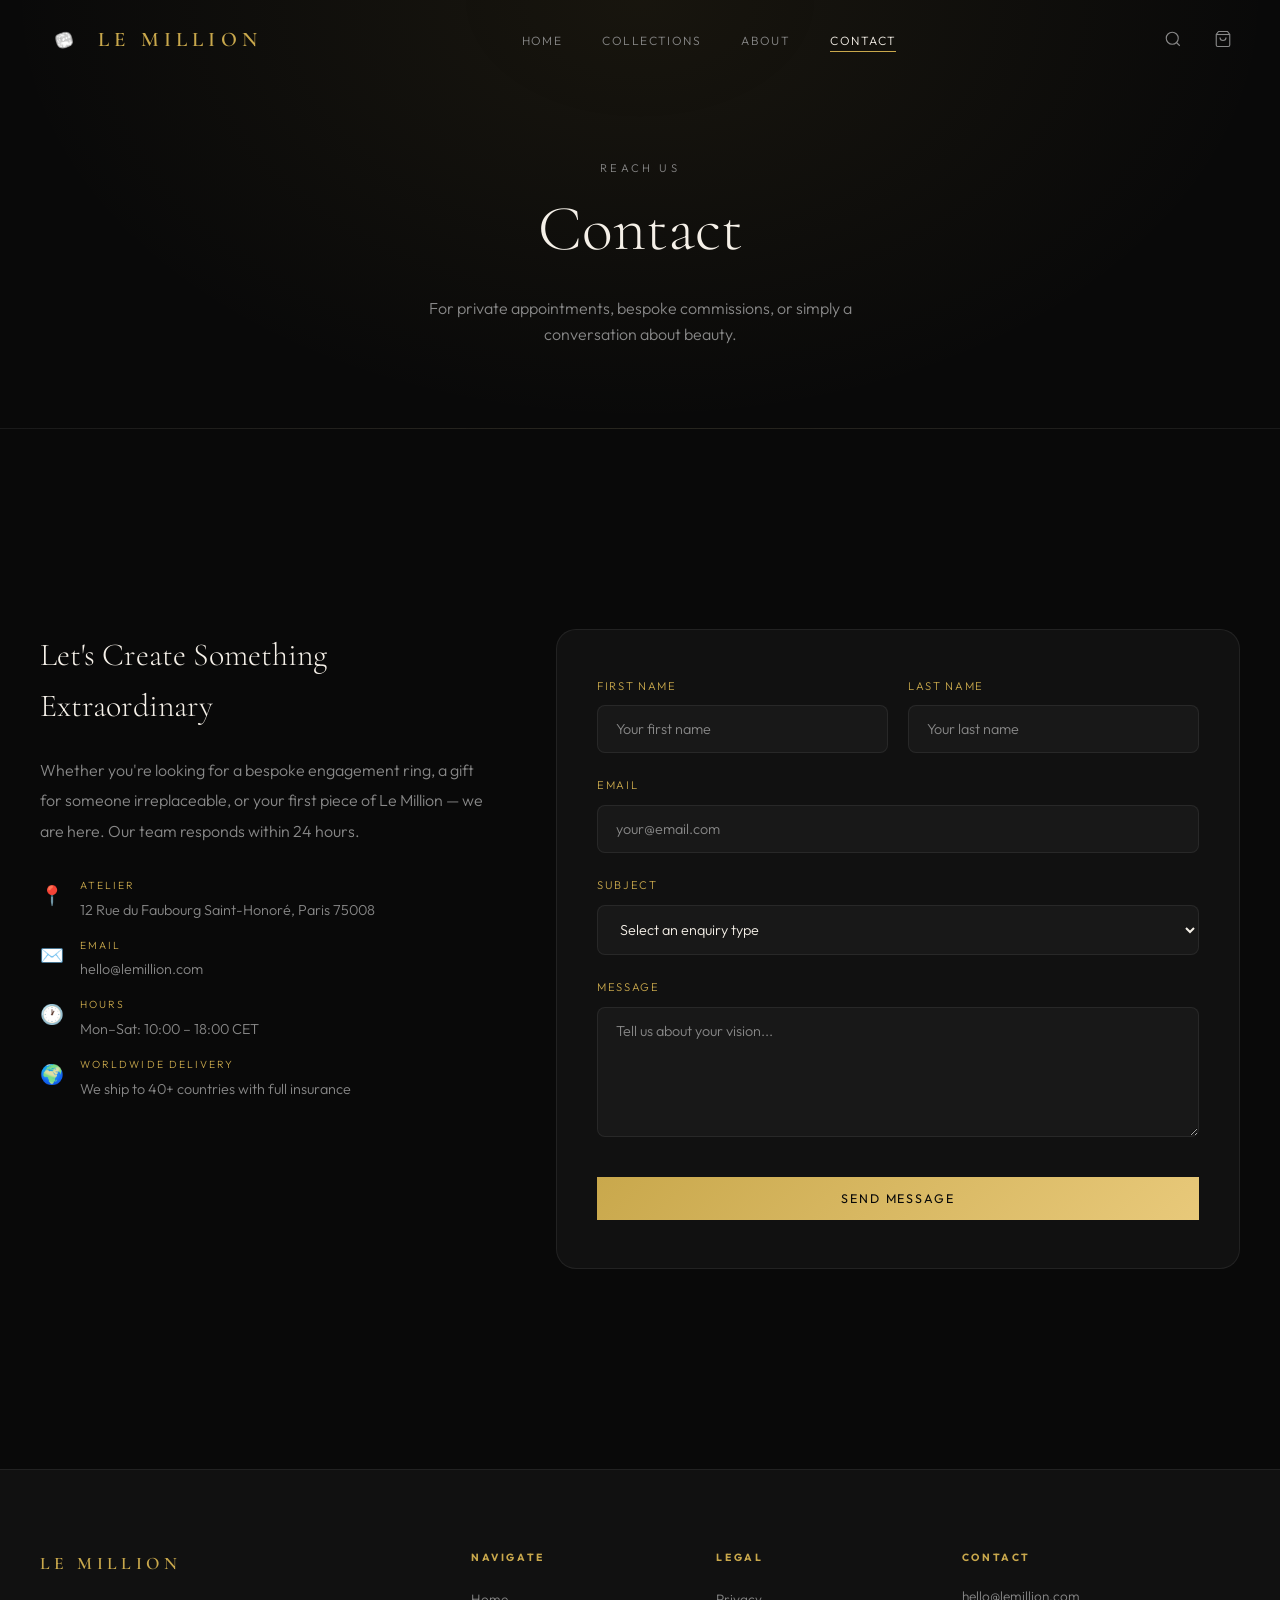
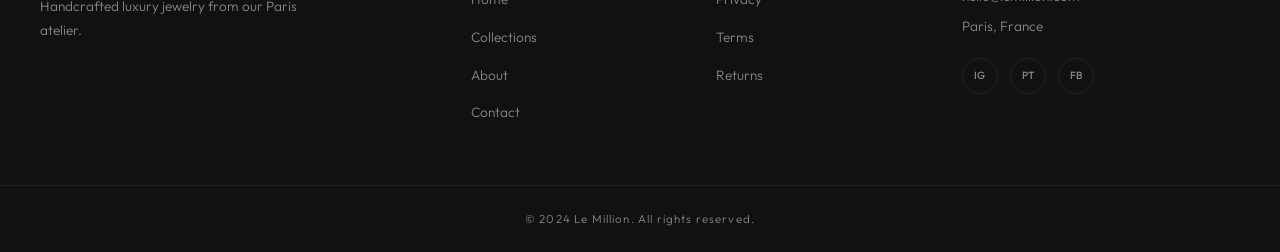
<file: Le million/contact.html>
<!DOCTYPE html>
<html lang="en">
<head>
  <meta charset="UTF-8" />
  <meta name="viewport" content="width=device-width, initial-scale=1.0" />
  <title>Contact — Le Million Luxury Jewelry</title>
  <meta name="description" content="Reach out to Le Million's Paris atelier for bespoke commissions, inquiries, or appointments." />
  <link rel="preconnect" href="https://fonts.googleapis.com" />
  <link rel="preconnect" href="https://fonts.gstatic.com" crossorigin />
  <link href="https://fonts.googleapis.com/css2?family=Cormorant+Garamond:ital,wght@0,300;0,400;0,600;1,300;1,400&family=Outfit:wght@200;300;400;500&display=swap" rel="stylesheet" />
  <link rel="stylesheet" href="css/style.css" />
</head>
<body>
  <nav class="navbar scrolled" id="navbar">
    <div class="nav-inner">
      <a href="index.html" class="nav-logo">
        <img src="logo.png" alt="Le Million" class="logo-img" />
        <span class="logo-text">LE MILLION</span>
      </a>
      <ul class="nav-links" id="navLinks">
        <li><a href="index.html" class="nav-link">Home</a></li>
        <li><a href="collections.html" class="nav-link">Collections</a></li>
        <li><a href="about.html" class="nav-link">About</a></li>
        <li><a href="contact.html" class="nav-link active">Contact</a></li>
      </ul>
      <div class="nav-actions">
        <button class="icon-btn" id="searchToggle">
          <svg width="18" height="18" viewBox="0 0 24 24" fill="none" stroke="currentColor" stroke-width="1.5"><circle cx="11" cy="11" r="8"/><path d="m21 21-4.35-4.35"/></svg>
        </button>
        <button class="icon-btn cart-btn" id="cartBtn">
          <svg width="18" height="18" viewBox="0 0 24 24" fill="none" stroke="currentColor" stroke-width="1.5"><path d="M6 2 3 6v14a2 2 0 0 0 2 2h14a2 2 0 0 0 2-2V6l-3-4z"/><line x1="3" y1="6" x2="21" y2="6"/><path d="M16 10a4 4 0 0 1-8 0"/></svg>
          <span class="cart-count" id="cartCount">0</span>
        </button>
        <button class="hamburger" id="hamburger"><span></span><span></span><span></span></button>
      </div>
    </div>
    <div class="search-bar" id="searchBar">
      <input type="text" id="searchInput" placeholder="Search pieces..." />
      <button class="search-close" id="searchClose">✕</button>
    </div>
  </nav>

  <div class="page-hero">
    <div class="container">
      <p class="section-label">Reach Us</p>
      <h1>Contact</h1>
      <p>For private appointments, bespoke commissions, or simply a conversation about beauty.</p>
    </div>
  </div>

  <section class="section">
    <div class="container">
      <div class="contact-grid">
        <div class="contact-info">
          <h2>Let's Create Something Extraordinary</h2>
          <p>Whether you're looking for a bespoke engagement ring, a gift for someone irreplaceable, or your first piece of Le Million — we are here. Our team responds within 24 hours.</p>
          <div class="contact-detail">
            <div class="contact-item">
              <div class="contact-item-icon">📍</div>
              <div class="contact-item-text">
                <span class="ci-label">Atelier</span>
                <span class="ci-val">12 Rue du Faubourg Saint-Honoré, Paris 75008</span>
              </div>
            </div>
            <div class="contact-item">
              <div class="contact-item-icon">✉️</div>
              <div class="contact-item-text">
                <span class="ci-label">Email</span>
                <span class="ci-val">hello@lemillion.com</span>
              </div>
            </div>
            <div class="contact-item">
              <div class="contact-item-icon">🕐</div>
              <div class="contact-item-text">
                <span class="ci-label">Hours</span>
                <span class="ci-val">Mon–Sat: 10:00 – 18:00 CET</span>
              </div>
            </div>
            <div class="contact-item">
              <div class="contact-item-icon">🌍</div>
              <div class="contact-item-text">
                <span class="ci-label">Worldwide Delivery</span>
                <span class="ci-val">We ship to 40+ countries with full insurance</span>
              </div>
            </div>
          </div>
        </div>

        <div class="contact-form" id="contactFormWrap">
          <form id="contactForm">
            <div class="form-row">
              <div class="form-group">
                <label for="firstName">First Name</label>
                <input type="text" id="firstName" placeholder="Your first name" required />
              </div>
              <div class="form-group">
                <label for="lastName">Last Name</label>
                <input type="text" id="lastName" placeholder="Your last name" required />
              </div>
            </div>
            <div class="form-group">
              <label for="email">Email</label>
              <input type="email" id="email" placeholder="your@email.com" required />
            </div>
            <div class="form-group">
              <label for="subject">Subject</label>
              <select id="subject">
                <option value="">Select an enquiry type</option>
                <option value="bespoke">Bespoke Commission</option>
                <option value="purchase">Purchase Enquiry</option>
                <option value="appointment">Atelier Appointment</option>
                <option value="press">Press & Media</option>
                <option value="other">Other</option>
              </select>
            </div>
            <div class="form-group">
              <label for="message">Message</label>
              <textarea id="message" placeholder="Tell us about your vision..." required></textarea>
            </div>
            <button type="submit" class="btn btn-primary form-submit">Send Message</button>
          </form>
          <div class="form-success" id="formSuccess">
            <div style="font-size:3rem;margin-bottom:16px">✦</div>
            <h3>Message Received</h3>
            <p>Thank you for reaching out. A member of our team will respond within 24 hours.</p>
          </div>
        </div>
      </div>
    </div>
  </section>

  <div class="cart-overlay" id="cartOverlay"></div>
  <aside class="cart-sidebar" id="cartSidebar">
    <div class="cart-header"><h3>Your Selection</h3><button class="cart-close" id="cartClose">✕</button></div>
    <div class="cart-items" id="cartItems"><div class="cart-empty"><p>Your cart is empty.</p></div></div>
    <div class="cart-footer" id="cartFooter" style="display:none">
      <div class="cart-total"><span>Total</span><span id="cartTotal">€0</span></div>
      <a href="#" class="btn btn-primary cart-checkout">Proceed to Checkout</a>
    </div>
  </aside>

  <footer class="footer">
    <div class="container footer-inner">
      <div class="footer-brand"><span class="logo-text">LE MILLION</span><p>Handcrafted luxury jewelry from our Paris atelier.</p></div>
      <div class="footer-links"><h4>Navigate</h4><ul><li><a href="index.html">Home</a></li><li><a href="collections.html">Collections</a></li><li><a href="about.html">About</a></li><li><a href="contact.html">Contact</a></li></ul></div>
      <div class="footer-links"><h4>Legal</h4><ul><li><a href="#">Privacy</a></li><li><a href="#">Terms</a></li><li><a href="#">Returns</a></li></ul></div>
      <div class="footer-contact"><h4>Contact</h4><p>hello@lemillion.com</p><p>Paris, France</p><div class="social-icons"><a href="#">IG</a><a href="#">PT</a><a href="#">FB</a></div></div>
    </div>
    <div class="footer-bottom"><p>© 2024 Le Million. All rights reserved.</p></div>
  </footer>

  <script src="js/data.js"></script>
  <script src="js/cart.js"></script>
  <script src="js/main.js"></script>
  <script>
    document.getElementById('contactForm').addEventListener('submit', function(e) {
      e.preventDefault();
      document.getElementById('contactForm').style.display = 'none';
      document.getElementById('formSuccess').style.display = 'block';
    });
  </script>
</body>
</html>
</file>
<file: Le million/css/style.css>
/* ===================== RESET & BASE ===================== */
*, *::before, *::after { box-sizing: border-box; margin: 0; padding: 0; }

:root {
  --black: #090909;
  --surface: #111111;
  --surface-2: #181818;
  --border: rgba(255,255,255,0.07);
  --gold: #c9a84c;
  --gold-light: #e8c97a;
  --gold-dim: rgba(201,168,76,0.15);
  --white: #f5f0e8;
  --muted: #888;
  --font-serif: 'Cormorant Garamond', serif;
  --font-sans: 'Outfit', sans-serif;
  --radius: 12px;
  --transition: 0.35s cubic-bezier(0.4,0,0.2,1);
  --nav-h: 80px;
}

html { scroll-behavior: smooth; }

body {
  background: var(--black);
  color: var(--white);
  font-family: var(--font-sans);
  font-weight: 300;
  line-height: 1.6;
  overflow-x: hidden;
}

a { color: inherit; text-decoration: none; }
img { max-width: 100%; display: block; }
ul { list-style: none; }

/* ===================== SCROLLBAR ===================== */
::-webkit-scrollbar { width: 5px; }
::-webkit-scrollbar-track { background: var(--black); }
::-webkit-scrollbar-thumb { background: var(--gold); border-radius: 4px; }

/* ===================== BUTTONS ===================== */
.btn {
  display: inline-flex;
  align-items: center;
  justify-content: center;
  gap: 8px;
  padding: 14px 36px;
  font-family: var(--font-sans);
  font-size: 0.78rem;
  font-weight: 400;
  letter-spacing: 0.15em;
  text-transform: uppercase;
  border: none;
  cursor: pointer;
  transition: var(--transition);
  position: relative;
  overflow: hidden;
}

.btn-primary {
  background: linear-gradient(135deg, var(--gold), var(--gold-light));
  color: var(--black);
}
.btn-primary:hover { transform: translateY(-2px); box-shadow: 0 12px 40px rgba(201,168,76,0.35); }

.btn-ghost {
  background: transparent;
  color: var(--white);
  border: 1px solid rgba(255,255,255,0.2);
}
.btn-ghost:hover { border-color: var(--gold); color: var(--gold); }

.btn-outline {
  background: transparent;
  color: var(--gold);
  border: 1px solid var(--gold);
}
.btn-outline:hover { background: var(--gold); color: var(--black); }

.btn-sm { padding: 10px 22px; font-size: 0.72rem; }

/* ===================== NAVBAR ===================== */
.navbar {
  position: fixed;
  top: 0; left: 0; right: 0;
  z-index: 1000;
  height: var(--nav-h);
  transition: background var(--transition), backdrop-filter var(--transition);
}
.navbar.scrolled {
  background: rgba(9,9,9,0.92);
  backdrop-filter: blur(20px);
  border-bottom: 1px solid var(--border);
}

.nav-inner {
  max-width: 1400px;
  margin: 0 auto;
  padding: 0 40px;
  height: 100%;
  display: flex;
  align-items: center;
  justify-content: space-between;
}

.nav-logo { display: flex; align-items: center; gap: 10px; }
.logo-img { height: 36px; width: auto; object-fit: contain; filter: brightness(0) invert(1); }
.logo-text {
  font-family: var(--font-serif);
  font-size: 1.3rem;
  font-weight: 600;
  letter-spacing: 0.25em;
  color: var(--gold);
}

.nav-links { display: flex; gap: 40px; }
.nav-link {
  font-size: 0.75rem;
  letter-spacing: 0.12em;
  text-transform: uppercase;
  color: var(--muted);
  transition: color var(--transition);
  position: relative;
}
.nav-link::after {
  content: '';
  position: absolute;
  bottom: -4px; left: 0; right: 0;
  height: 1px;
  background: var(--gold);
  transform: scaleX(0);
  transition: transform var(--transition);
}
.nav-link:hover, .nav-link.active { color: var(--white); }
.nav-link:hover::after, .nav-link.active::after { transform: scaleX(1); }

.nav-actions { display: flex; align-items: center; gap: 16px; }
.icon-btn {
  background: none;
  border: none;
  color: var(--muted);
  cursor: pointer;
  padding: 8px;
  transition: color var(--transition);
  position: relative;
}
.icon-btn:hover { color: var(--gold); }

.cart-count {
  position: absolute;
  top: 0; right: 0;
  background: var(--gold);
  color: var(--black);
  font-size: 0.6rem;
  font-weight: 700;
  width: 16px; height: 16px;
  border-radius: 50%;
  display: flex; align-items: center; justify-content: center;
  opacity: 0;
  transition: opacity var(--transition);
}
.cart-count.visible { opacity: 1; }

.hamburger { display: none; flex-direction: column; gap: 5px; background: none; border: none; cursor: pointer; padding: 4px; }
.hamburger span { display: block; width: 22px; height: 1px; background: var(--white); transition: var(--transition); }

/* Search bar */
.search-bar {
  position: absolute;
  top: 100%; left: 0; right: 0;
  background: var(--surface);
  border-bottom: 1px solid var(--border);
  display: flex;
  align-items: center;
  padding: 0 40px;
  height: 60px;
  transform: translateY(-10px);
  opacity: 0;
  pointer-events: none;
  transition: var(--transition);
}
.search-bar.open { transform: translateY(0); opacity: 1; pointer-events: all; }
.search-bar input {
  flex: 1;
  background: none;
  border: none;
  outline: none;
  color: var(--white);
  font-family: var(--font-sans);
  font-size: 1rem;
  font-weight: 300;
}
.search-bar input::placeholder { color: var(--muted); }
.search-close { background: none; border: none; color: var(--muted); cursor: pointer; font-size: 1.1rem; }

/* ===================== HERO ===================== */
.hero {
  min-height: 100vh;
  display: flex;
  align-items: center;
  justify-content: center;
  position: relative;
  overflow: hidden;
}

.hero-bg {
  position: absolute;
  inset: 0;
  z-index: 0;
}

.hero-orb {
  position: absolute;
  border-radius: 50%;
  filter: blur(100px);
  opacity: 0.25;
  animation: orbFloat 8s ease-in-out infinite alternate;
}
.orb-1 { width: 600px; height: 600px; background: radial-gradient(circle, #c9a84c, transparent); top: -10%; left: -10%; animation-delay: 0s; }
.orb-2 { width: 400px; height: 400px; background: radial-gradient(circle, #8b5e2c, transparent); bottom: 10%; right: 5%; animation-delay: 2s; }
.orb-3 { width: 300px; height: 300px; background: radial-gradient(circle, #c9a84c, transparent); top: 50%; left: 50%; animation-delay: 4s; }

.hero-grid {
  position: absolute; inset: 0;
  background-image: linear-gradient(rgba(255,255,255,0.02) 1px, transparent 1px),
    linear-gradient(90deg, rgba(255,255,255,0.02) 1px, transparent 1px);
  background-size: 60px 60px;
}

@keyframes orbFloat {
  0% { transform: translate(0,0) scale(1); }
  100% { transform: translate(30px, 30px) scale(1.1); }
}

.hero-content {
  position: relative;
  z-index: 1;
  text-align: center;
  max-width: 800px;
  padding: 0 24px;
  animation: fadeUp 1.2s ease both;
}

@keyframes fadeUp {
  from { opacity: 0; transform: translateY(40px); }
  to { opacity: 1; transform: translateY(0); }
}

.hero-eyebrow {
  font-size: 0.72rem;
  letter-spacing: 0.3em;
  text-transform: uppercase;
  color: var(--gold);
  margin-bottom: 24px;
}

.hero-title {
  font-family: var(--font-serif);
  font-size: clamp(3.5rem, 8vw, 7rem);
  font-weight: 300;
  line-height: 1.05;
  margin-bottom: 28px;
  color: var(--white);
}
.hero-title em { font-style: italic; color: var(--gold); }

.hero-subtitle {
  font-size: 1.05rem;
  color: var(--muted);
  max-width: 520px;
  margin: 0 auto 48px;
  font-weight: 300;
}

.hero-cta { display: flex; gap: 16px; justify-content: center; flex-wrap: wrap; }

.hero-scroll-hint {
  position: absolute;
  bottom: 40px; left: 50%;
  transform: translateX(-50%);
  display: flex;
  flex-direction: column;
  align-items: center;
  gap: 8px;
  color: var(--muted);
  font-size: 0.65rem;
  letter-spacing: 0.2em;
  text-transform: uppercase;
  animation: bounce 2s ease infinite;
}
.scroll-line {
  width: 1px;
  height: 50px;
  background: linear-gradient(to bottom, var(--gold), transparent);
}
@keyframes bounce {
  0%, 100% { transform: translateX(-50%) translateY(0); }
  50% { transform: translateX(-50%) translateY(8px); }
}

/* ===================== MARQUEE ===================== */
.marquee-wrap {
  overflow: hidden;
  border-top: 1px solid var(--border);
  border-bottom: 1px solid var(--border);
  padding: 18px 0;
  background: var(--surface);
}
.marquee-track {
  display: flex;
  gap: 40px;
  white-space: nowrap;
  animation: marquee 25s linear infinite;
  font-size: 0.7rem;
  letter-spacing: 0.2em;
  text-transform: uppercase;
  color: var(--muted);
}
.marquee-track .dot { color: var(--gold); }
@keyframes marquee {
  from { transform: translateX(0); }
  to { transform: translateX(-50%); }
}

/* ===================== SECTIONS ===================== */
.section { padding: 120px 0; }
.container { max-width: 1300px; margin: 0 auto; padding: 0 40px; }

.section-header {
  text-align: center;
  margin-bottom: 64px;
}
.section-label {
  font-size: 0.7rem;
  letter-spacing: 0.3em;
  text-transform: uppercase;
  color: var(--gold);
  margin-bottom: 16px;
}
.section-title {
  font-family: var(--font-serif);
  font-size: clamp(2.2rem, 4vw, 3.5rem);
  font-weight: 300;
  line-height: 1.15;
  margin-bottom: 16px;
}
.section-desc {
  color: var(--muted);
  max-width: 500px;
  margin: 0 auto;
  font-size: 0.95rem;
}

/* ===================== PRODUCTS GRID ===================== */
.products-grid {
  display: grid;
  grid-template-columns: repeat(auto-fill, minmax(280px, 1fr));
  gap: 28px;
}

.product-card {
  background: var(--surface);
  border: 1px solid var(--border);
  border-radius: var(--radius);
  overflow: hidden;
  cursor: pointer;
  transition: transform var(--transition), box-shadow var(--transition), border-color var(--transition);
  position: relative;
}
.product-card:hover {
  transform: translateY(-8px);
  box-shadow: 0 24px 60px rgba(0,0,0,0.5);
  border-color: rgba(201,168,76,0.3);
}

.product-img-wrap {
  aspect-ratio: 3/4;
  background: var(--surface-2);
  display: flex;
  align-items: center;
  justify-content: center;
  font-size: 5rem;
  position: relative;
  overflow: hidden;
}
.product-img-wrap img {
  width: 100%; height: 100%;
  object-fit: cover;
  transition: transform var(--transition);
}
.product-card:hover .product-img-wrap img { transform: scale(1.06); }

.product-badge {
  position: absolute;
  top: 14px; left: 14px;
  background: var(--gold);
  color: var(--black);
  font-size: 0.6rem;
  font-weight: 500;
  letter-spacing: 0.15em;
  text-transform: uppercase;
  padding: 4px 10px;
  border-radius: 20px;
}

.product-actions {
  position: absolute;
  bottom: 14px; right: 14px;
  display: flex;
  flex-direction: column;
  gap: 8px;
  opacity: 0;
  transform: translateX(10px);
  transition: var(--transition);
}
.product-card:hover .product-actions { opacity: 1; transform: translateX(0); }
.product-action-btn {
  width: 38px; height: 38px;
  background: rgba(9,9,9,0.85);
  border: 1px solid var(--border);
  border-radius: 50%;
  display: flex; align-items: center; justify-content: center;
  cursor: pointer;
  color: var(--white);
  transition: var(--transition);
  font-size: 0.85rem;
}
.product-action-btn:hover { background: var(--gold); color: var(--black); }

.product-info { padding: 22px; }
.product-meta {
  display: flex;
  justify-content: space-between;
  align-items: flex-start;
  margin-bottom: 8px;
}
.product-name {
  font-family: var(--font-serif);
  font-size: 1.15rem;
  font-weight: 400;
  flex: 1;
  margin-right: 12px;
}
.product-price {
  color: var(--gold);
  font-size: 0.9rem;
  font-weight: 400;
  white-space: nowrap;
}
.product-cat {
  font-size: 0.65rem;
  letter-spacing: 0.2em;
  text-transform: uppercase;
  color: var(--muted);
}

/* ===================== ABOUT TEASER ===================== */
.about-teaser { background: var(--surface); }
.about-teaser-inner {
  display: grid;
  grid-template-columns: 1fr 1fr;
  gap: 80px;
  align-items: center;
}
.about-teaser-text .section-title { text-align: left; }
.about-teaser-desc {
  color: var(--muted);
  margin: 24px 0 40px;
  line-height: 1.9;
}

.about-visual-card {
  background: var(--surface-2);
  border: 1px solid var(--border);
  border-radius: 20px;
  padding: 50px 40px;
  display: flex;
  flex-direction: column;
  gap: 0;
}
.visual-stat {
  display: flex;
  flex-direction: column;
  align-items: center;
  padding: 30px 0;
  text-align: center;
}
.stat-num {
  font-family: var(--font-serif);
  font-size: 3.5rem;
  font-weight: 300;
  color: var(--gold);
  line-height: 1;
}
.stat-label {
  font-size: 0.7rem;
  letter-spacing: 0.2em;
  text-transform: uppercase;
  color: var(--muted);
  margin-top: 8px;
}
.visual-divider {
  height: 1px;
  background: var(--border);
  margin: 0 20px;
}

/* ===================== CATEGORIES ===================== */
.cat-grid {
  display: grid;
  grid-template-columns: repeat(4, 1fr);
  gap: 20px;
}
.cat-card {
  background: var(--surface);
  border: 1px solid var(--border);
  border-radius: var(--radius);
  padding: 50px 24px;
  text-align: center;
  transition: var(--transition);
  display: block;
}
.cat-card:hover {
  border-color: var(--gold);
  background: var(--gold-dim);
  transform: translateY(-6px);
}
.cat-icon { font-size: 2.5rem; margin-bottom: 20px; }
.cat-card h3 {
  font-family: var(--font-serif);
  font-size: 1.4rem;
  font-weight: 400;
  margin-bottom: 6px;
}
.cat-card p { font-size: 0.75rem; color: var(--muted); letter-spacing: 0.1em; }

/* ===================== FILTER BAR ===================== */
.filter-bar {
  display: flex;
  flex-wrap: wrap;
  gap: 16px;
  align-items: center;
  justify-content: space-between;
  margin-bottom: 48px;
  padding: 24px;
  background: var(--surface);
  border: 1px solid var(--border);
  border-radius: var(--radius);
}
.filter-tabs { display: flex; gap: 8px; flex-wrap: wrap; }
.filter-tab {
  padding: 8px 20px;
  font-size: 0.72rem;
  letter-spacing: 0.12em;
  text-transform: uppercase;
  background: none;
  border: 1px solid var(--border);
  border-radius: 40px;
  color: var(--muted);
  cursor: pointer;
  transition: var(--transition);
  font-family: var(--font-sans);
}
.filter-tab.active, .filter-tab:hover {
  border-color: var(--gold);
  color: var(--gold);
  background: var(--gold-dim);
}
.filter-sort {
  display: flex;
  align-items: center;
  gap: 10px;
  font-size: 0.72rem;
  color: var(--muted);
}
.filter-sort select {
  background: var(--surface-2);
  border: 1px solid var(--border);
  color: var(--white);
  padding: 8px 14px;
  font-size: 0.72rem;
  font-family: var(--font-sans);
  border-radius: 6px;
  outline: none;
  cursor: pointer;
}

/* ===================== CART SIDEBAR ===================== */
.cart-overlay {
  position: fixed; inset: 0; z-index: 1100;
  background: rgba(0,0,0,0.6);
  backdrop-filter: blur(4px);
  opacity: 0; pointer-events: none;
  transition: opacity var(--transition);
}
.cart-overlay.open { opacity: 1; pointer-events: all; }

.cart-sidebar {
  position: fixed;
  top: 0; right: 0; bottom: 0;
  width: 420px;
  background: var(--surface);
  border-left: 1px solid var(--border);
  z-index: 1200;
  display: flex;
  flex-direction: column;
  transform: translateX(100%);
  transition: transform var(--transition);
}
.cart-sidebar.open { transform: translateX(0); }

.cart-header {
  padding: 28px 28px 20px;
  border-bottom: 1px solid var(--border);
  display: flex;
  align-items: center;
  justify-content: space-between;
}
.cart-header h3 {
  font-family: var(--font-serif);
  font-size: 1.4rem;
  font-weight: 400;
}
.cart-close {
  background: none;
  border: none;
  color: var(--muted);
  cursor: pointer;
  font-size: 1.1rem;
  transition: color var(--transition);
}
.cart-close:hover { color: var(--gold); }

.cart-items { flex: 1; overflow-y: auto; padding: 20px 28px; }
.cart-empty { text-align: center; padding: 60px 20px; color: var(--muted); }
.cart-empty p { margin-bottom: 24px; font-style: italic; }

.cart-item {
  display: flex;
  gap: 16px;
  padding: 16px 0;
  border-bottom: 1px solid var(--border);
  align-items: center;
}
.cart-item-icon { font-size: 2rem; flex-shrink: 0; width: 60px; height: 60px; background: var(--surface-2); border-radius: 8px; display: flex; align-items: center; justify-content: center; }
.cart-item-info { flex: 1; }
.cart-item-name { font-family: var(--font-serif); font-size: 1rem; margin-bottom: 4px; }
.cart-item-price { color: var(--gold); font-size: 0.85rem; }
.cart-item-remove { background: none; border: none; color: var(--muted); cursor: pointer; padding: 4px; font-size: 1rem; transition: color var(--transition); }
.cart-item-remove:hover { color: #e55; }

.cart-footer {
  padding: 24px 28px;
  border-top: 1px solid var(--border);
}
.cart-total {
  display: flex;
  justify-content: space-between;
  margin-bottom: 20px;
  font-family: var(--font-serif);
  font-size: 1.1rem;
}
#cartTotal { color: var(--gold); }
.cart-checkout { width: 100%; }

/* ===================== MODAL ===================== */
.modal-overlay {
  position: fixed; inset: 0; z-index: 2000;
  background: rgba(0,0,0,0.8);
  backdrop-filter: blur(8px);
  display: flex;
  align-items: center;
  justify-content: center;
  opacity: 0; pointer-events: none;
  transition: opacity var(--transition);
  padding: 20px;
}
.modal-overlay.open { opacity: 1; pointer-events: all; }

.product-modal {
  background: var(--surface);
  border: 1px solid var(--border);
  border-radius: 20px;
  max-width: 840px;
  width: 100%;
  max-height: 85vh;
  overflow-y: auto;
  position: relative;
  transform: scale(0.95);
  transition: transform var(--transition);
}
.modal-overlay.open .product-modal { transform: scale(1); }

.modal-close {
  position: absolute;
  top: 20px; right: 20px;
  background: var(--surface-2);
  border: 1px solid var(--border);
  color: var(--white);
  width: 36px; height: 36px;
  border-radius: 50%;
  cursor: pointer;
  font-size: 1rem;
  display: flex; align-items: center; justify-content: center;
  z-index: 10;
  transition: var(--transition);
}
.modal-close:hover { background: var(--gold); color: var(--black); }

.modal-body {
  display: grid;
  grid-template-columns: 1fr 1fr;
}
.modal-img {
  aspect-ratio: 1;
  background: var(--surface-2);
  display: flex;
  align-items: center;
  justify-content: center;
  font-size: 7rem;
  border-radius: 20px 0 0 20px;
}
.modal-info { padding: 48px 40px; }
.modal-cat { font-size: 0.65rem; letter-spacing: 0.25em; text-transform: uppercase; color: var(--gold); margin-bottom: 12px; }
.modal-name { font-family: var(--font-serif); font-size: 2rem; font-weight: 300; margin-bottom: 16px; }
.modal-price { font-size: 1.4rem; color: var(--gold); margin-bottom: 24px; }
.modal-desc { color: var(--muted); line-height: 1.9; margin-bottom: 32px; font-size: 0.9rem; }
.modal-add { width: 100%; }

/* ===================== PAGE HERO (inner pages) ===================== */
.page-hero {
  padding: 160px 0 80px;
  text-align: center;
  background: radial-gradient(ellipse at 50% 0%, rgba(201,168,76,0.08), transparent 70%);
  border-bottom: 1px solid var(--border);
}
.page-hero h1 {
  font-family: var(--font-serif);
  font-size: clamp(2.5rem, 5vw, 5rem);
  font-weight: 300;
  margin-bottom: 16px;
}
.page-hero p { color: var(--muted); max-width: 500px; margin: 0 auto; }

/* ===================== ABOUT PAGE ===================== */
.about-story {
  display: grid;
  grid-template-columns: 1fr 1fr;
  gap: 80px;
  align-items: center;
  padding: 80px 0;
}
.about-story-text h2 {
  font-family: var(--font-serif);
  font-size: 2.5rem;
  font-weight: 300;
  margin-bottom: 24px;
  line-height: 1.2;
}
.about-story-text p {
  color: var(--muted);
  line-height: 1.9;
  margin-bottom: 20px;
  font-size: 0.95rem;
}
.about-story-visual {
  background: var(--surface);
  border: 1px solid var(--border);
  border-radius: 20px;
  aspect-ratio: 1;
  display: flex;
  align-items: center;
  justify-content: center;
  font-size: 8rem;
  position: relative;
  overflow: hidden;
}
.about-story-visual::before {
  content: '';
  position: absolute; inset: 0;
  background: radial-gradient(circle at 50% 50%, rgba(201,168,76,0.1), transparent 70%);
}

.team-grid {
  display: grid;
  grid-template-columns: repeat(3, 1fr);
  gap: 28px;
  margin-top: 64px;
}
.team-card {
  background: var(--surface);
  border: 1px solid var(--border);
  border-radius: var(--radius);
  padding: 40px 28px;
  text-align: center;
  transition: var(--transition);
}
.team-card:hover { border-color: var(--gold); transform: translateY(-6px); }
.team-avatar { width: 80px; height: 80px; border-radius: 50%; background: var(--gold-dim); border: 1px solid var(--gold); display: flex; align-items: center; justify-content: center; font-size: 2rem; margin: 0 auto 20px; }
.team-name { font-family: var(--font-serif); font-size: 1.2rem; margin-bottom: 4px; }
.team-role { font-size: 0.7rem; letter-spacing: 0.15em; text-transform: uppercase; color: var(--gold); margin-bottom: 16px; }
.team-bio { font-size: 0.85rem; color: var(--muted); line-height: 1.8; }

/* ===================== CONTACT PAGE ===================== */
.contact-grid {
  display: grid;
  grid-template-columns: 1fr 1.5fr;
  gap: 60px;
  padding: 80px 0;
}
.contact-info h2 {
  font-family: var(--font-serif);
  font-size: 2rem;
  font-weight: 300;
  margin-bottom: 24px;
}
.contact-info p { color: var(--muted); line-height: 1.9; margin-bottom: 32px; }
.contact-detail { display: flex; flex-direction: column; gap: 16px; }
.contact-item { display: flex; gap: 16px; align-items: flex-start; }
.contact-item-icon { font-size: 1.2rem; margin-top: 2px; }
.contact-item-text span { display: block; }
.contact-item-text .ci-label { font-size: 0.65rem; letter-spacing: 0.2em; text-transform: uppercase; color: var(--gold); margin-bottom: 4px; }
.contact-item-text .ci-val { font-size: 0.9rem; color: var(--muted); }

.contact-form {
  background: var(--surface);
  border: 1px solid var(--border);
  border-radius: 20px;
  padding: 48px 40px;
}
.form-group { margin-bottom: 24px; }
.form-group label { display: block; font-size: 0.7rem; letter-spacing: 0.15em; text-transform: uppercase; color: var(--gold); margin-bottom: 10px; }
.form-group input, .form-group textarea, .form-group select {
  width: 100%;
  background: var(--surface-2);
  border: 1px solid var(--border);
  border-radius: 8px;
  padding: 14px 18px;
  color: var(--white);
  font-family: var(--font-sans);
  font-size: 0.9rem;
  font-weight: 300;
  outline: none;
  transition: border-color var(--transition);
}
.form-group input:focus, .form-group textarea:focus, .form-group select:focus { border-color: var(--gold); }
.form-group textarea { resize: vertical; min-height: 130px; }
.form-group input::placeholder, .form-group textarea::placeholder { color: var(--muted); }
.form-row { display: grid; grid-template-columns: 1fr 1fr; gap: 20px; }
.form-submit { width: 100%; margin-top: 8px; }

.form-success {
  text-align: center;
  padding: 40px;
  display: none;
}
.form-success h3 { font-family: var(--font-serif); font-size: 1.8rem; color: var(--gold); margin-bottom: 12px; }
.form-success p { color: var(--muted); }

/* ===================== FOOTER ===================== */
.footer {
  background: var(--surface);
  border-top: 1px solid var(--border);
  padding: 80px 0 0;
}
.footer-inner {
  display: grid;
  grid-template-columns: 2fr 1fr 1fr 1.5fr;
  gap: 60px;
  padding-bottom: 60px;
}
.footer-brand .logo-text { display: block; margin-bottom: 16px; font-size: 1.1rem; }
.footer-brand p { color: var(--muted); font-size: 0.85rem; line-height: 1.8; max-width: 260px; }
.footer-links h4, .footer-contact h4 {
  font-size: 0.65rem;
  letter-spacing: 0.25em;
  text-transform: uppercase;
  color: var(--gold);
  margin-bottom: 20px;
}
.footer-links ul { display: flex; flex-direction: column; gap: 12px; }
.footer-links ul li a {
  font-size: 0.85rem;
  color: var(--muted);
  transition: color var(--transition);
}
.footer-links ul li a:hover { color: var(--white); }
.footer-contact p { color: var(--muted); font-size: 0.85rem; margin-bottom: 8px; }
.social-icons {
  display: flex;
  gap: 12px;
  margin-top: 20px;
}
.social-icons a {
  width: 36px; height: 36px;
  border: 1px solid var(--border);
  border-radius: 50%;
  display: flex; align-items: center; justify-content: center;
  font-size: 0.65rem;
  color: var(--muted);
  transition: var(--transition);
  font-weight: 500;
}
.social-icons a:hover { border-color: var(--gold); color: var(--gold); }
.footer-bottom {
  border-top: 1px solid var(--border);
  padding: 24px 40px;
  max-width: 1300px;
  margin: 0 auto;
  text-align: center;
  font-size: 0.72rem;
  color: var(--muted);
  letter-spacing: 0.1em;
}

/* ===================== TOAST ===================== */
.toast {
  position: fixed;
  bottom: 32px; right: 32px;
  background: var(--surface);
  border: 1px solid var(--gold);
  border-radius: var(--radius);
  padding: 16px 24px;
  display: flex;
  align-items: center;
  gap: 12px;
  z-index: 3000;
  transform: translateY(20px);
  opacity: 0;
  transition: var(--transition);
  max-width: 320px;
  box-shadow: 0 20px 50px rgba(0,0,0,0.5);
}
.toast.show { transform: translateY(0); opacity: 1; }
.toast-icon { font-size: 1.2rem; }
.toast-text { font-size: 0.85rem; }
.toast-title { font-family: var(--font-serif); font-size: 1rem; color: var(--gold); }

.section-cta { text-align: center; margin-top: 56px; }

/* ===================== RESPONSIVE ===================== */
@media (max-width: 1024px) {
  .about-teaser-inner { grid-template-columns: 1fr; gap: 48px; }
  .cat-grid { grid-template-columns: repeat(2, 1fr); }
  .footer-inner { grid-template-columns: 1fr 1fr; gap: 40px; }
  .about-story { grid-template-columns: 1fr; }
  .contact-grid { grid-template-columns: 1fr; }
  .modal-body { grid-template-columns: 1fr; }
  .modal-img { border-radius: 20px 20px 0 0; }
  .team-grid { grid-template-columns: 1fr 1fr; }
}

@media (max-width: 768px) {
  .nav-links { display: none; }
  .hamburger { display: flex; }
  .nav-links.mobile-open {
    display: flex;
    flex-direction: column;
    position: fixed;
    top: var(--nav-h); left: 0; right: 0;
    background: var(--surface);
    padding: 32px 40px;
    gap: 24px;
    border-bottom: 1px solid var(--border);
  }
  .cat-grid { grid-template-columns: 1fr 1fr; }
  .cart-sidebar { width: 100%; }
  .footer-inner { grid-template-columns: 1fr; }
  .team-grid { grid-template-columns: 1fr; }
  .form-row { grid-template-columns: 1fr; }
  .section { padding: 80px 0; }
  .container { padding: 0 20px; }
  .nav-inner { padding: 0 20px; }
  .hero-cta { flex-direction: column; align-items: center; }
}
</file>
